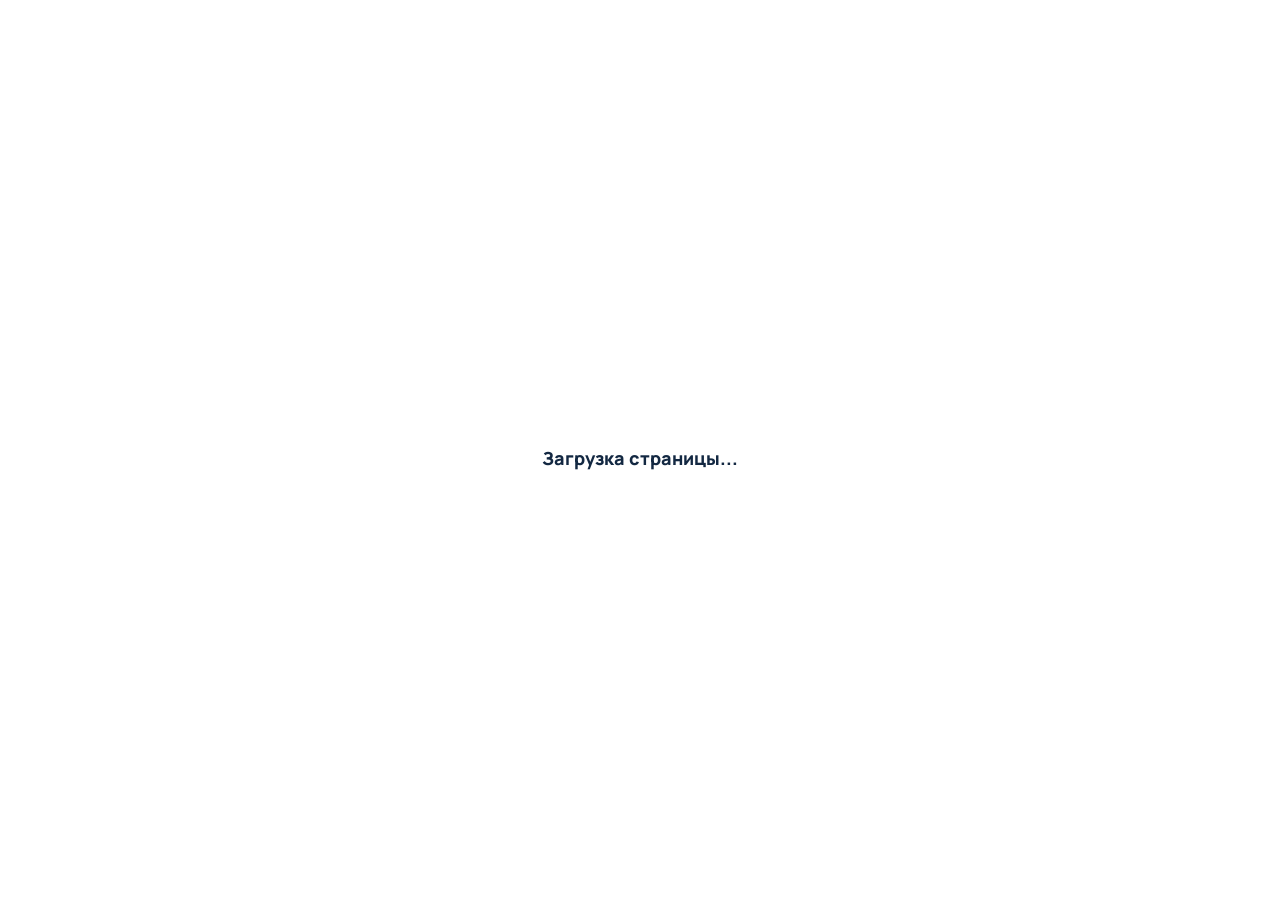
<file: about.html>
<!doctype html>
<html lang="ru">
<head>
  <meta charset="utf-8" />
  <meta name="viewport" content="width=device-width, initial-scale=1" />
  <!-- Yandex.Metrika counter -->
  <script type="text/javascript">
    (function(m,e,t,r,i,k,a){
        m[i]=m[i]||function(){(m[i].a=m[i].a||[]).push(arguments)};
        m[i].l=1*new Date();
        for (var j = 0; j < document.scripts.length; j++) {if (document.scripts[j].src === r) { return; }}
        k=e.createElement(t),a=e.getElementsByTagName(t)[0],k.async=1,k.src=r,a.parentNode.insertBefore(k,a)
    })(window, document,'script','https://mc.yandex.ru/metrika/tag.js?id=109290984', 'ym');

    ym(109290984, 'init', {ssr:true, webvisor:true, clickmap:true, ecommerce:"dataLayer", referrer: document.referrer, url: location.href, accurateTrackBounce:true, trackLinks:true});
  </script>
  <!-- /Yandex.Metrika counter -->
  <!-- Top.Mail.Ru counter -->
  <script type="text/javascript">
  var _tmr = window._tmr || (window._tmr = []);
  _tmr.push({id: "3767299", type: "pageView", start: (new Date()).getTime()});
  (function (d, w, id) {
    if (d.getElementById(id)) return;
    var ts = d.createElement("script"); ts.type = "text/javascript"; ts.async = true; ts.id = id;
    ts.src = "https://top-fwz1.mail.ru/js/code.js";
    var f = function () {var s = d.getElementsByTagName("script")[0]; s.parentNode.insertBefore(ts, s);};
    if (w.opera == "[object Opera]") { d.addEventListener("DOMContentLoaded", f, false); } else { f(); }
  })(document, window, "tmr-code");
  </script>
  <!-- /Top.Mail.Ru counter -->
  <title>Обо мне — Живой маркетинг: JTBD, CJM и AI</title>
  <meta name="description" content="Практика Родиона Бокия, на которой построен курс Живой маркетинг: JTBD, CJM и AI." />
  <meta property="og:title" content="Обо мне — Живой маркетинг" />
  <meta property="og:description" content="Практика Родиона Бокия: экспорт, промышленность, JTBD, CJM и AI в маркетинге." />
  <meta property="og:type" content="website" />
  <link rel="preconnect" href="https://fonts.googleapis.com" />
  <link rel="preconnect" href="https://fonts.gstatic.com" crossorigin />
  <link rel="preconnect" href="https://live-marketing.vercel.app" crossorigin />
  <link href="https://fonts.googleapis.com/css2?family=Manrope:wght@400;500;600;700;800;900&amp;family=Source+Serif+4:opsz,wght@8..60,500;8..60,600;8..60,700&amp;display=swap" rel="stylesheet" />
  <link rel="stylesheet" href="https://live-marketing.vercel.app/assets/about-page.css?v=20260521-final-shell" />
  <style>.shell-loading{min-height:100svh;display:grid;place-items:center;margin:0;color:#132842;font:800 18px Manrope,-apple-system,BlinkMacSystemFont,"Segoe UI",sans-serif}</style>
</head>
<body>
  <noscript><div><img src="https://mc.yandex.ru/watch/109290984" style="position:absolute; left:-9999px;" alt="" /></div></noscript>
  <noscript><div><img src="https://top-fwz1.mail.ru/counter?id=3767299;js=na" style="position:absolute;left:-9999px;" alt="Top.Mail.Ru" /></div></noscript>
  <main class="shell-loading" aria-live="polite">Загрузка страницы...</main>
  <noscript>Для открытия страницы включите JavaScript.</noscript>
  <script src="https://live-marketing.vercel.app/assets/about-page.js?v=20260521-final-shell" defer></script>
</body>
</html>
</file>
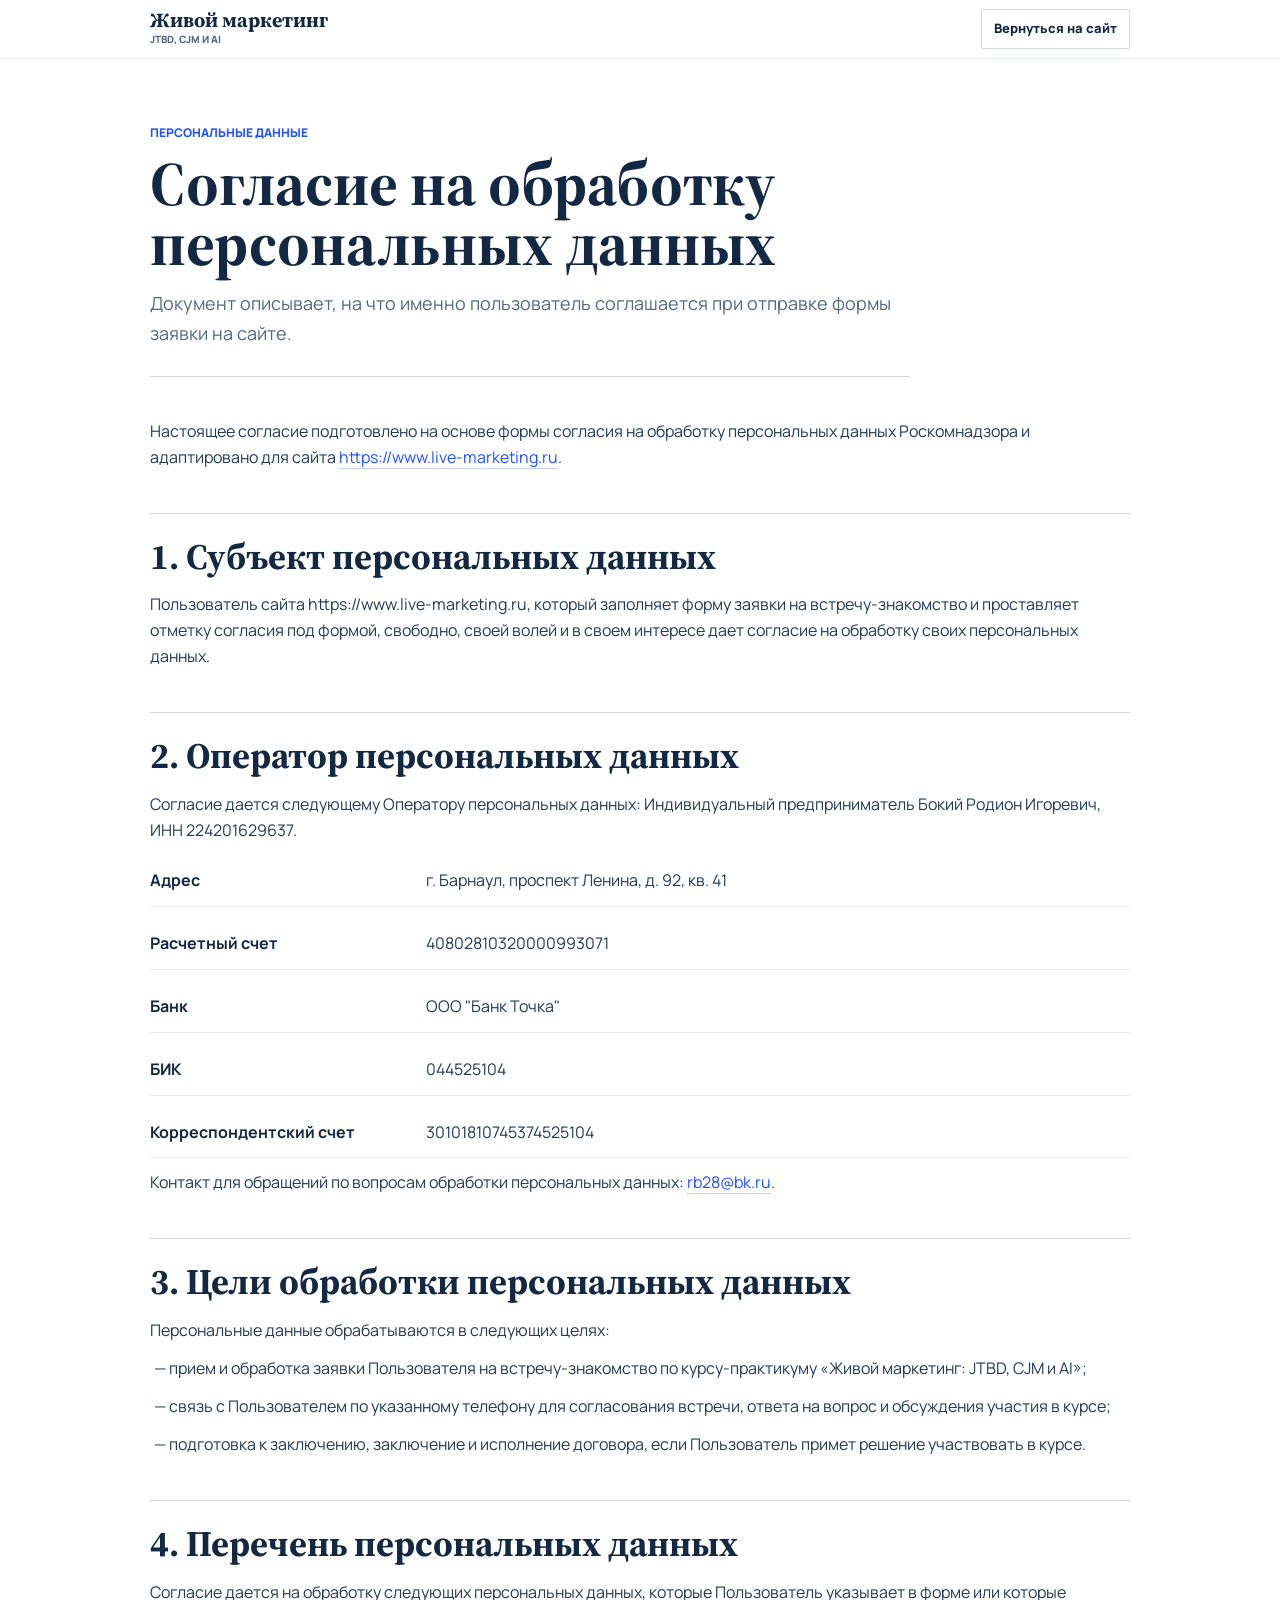
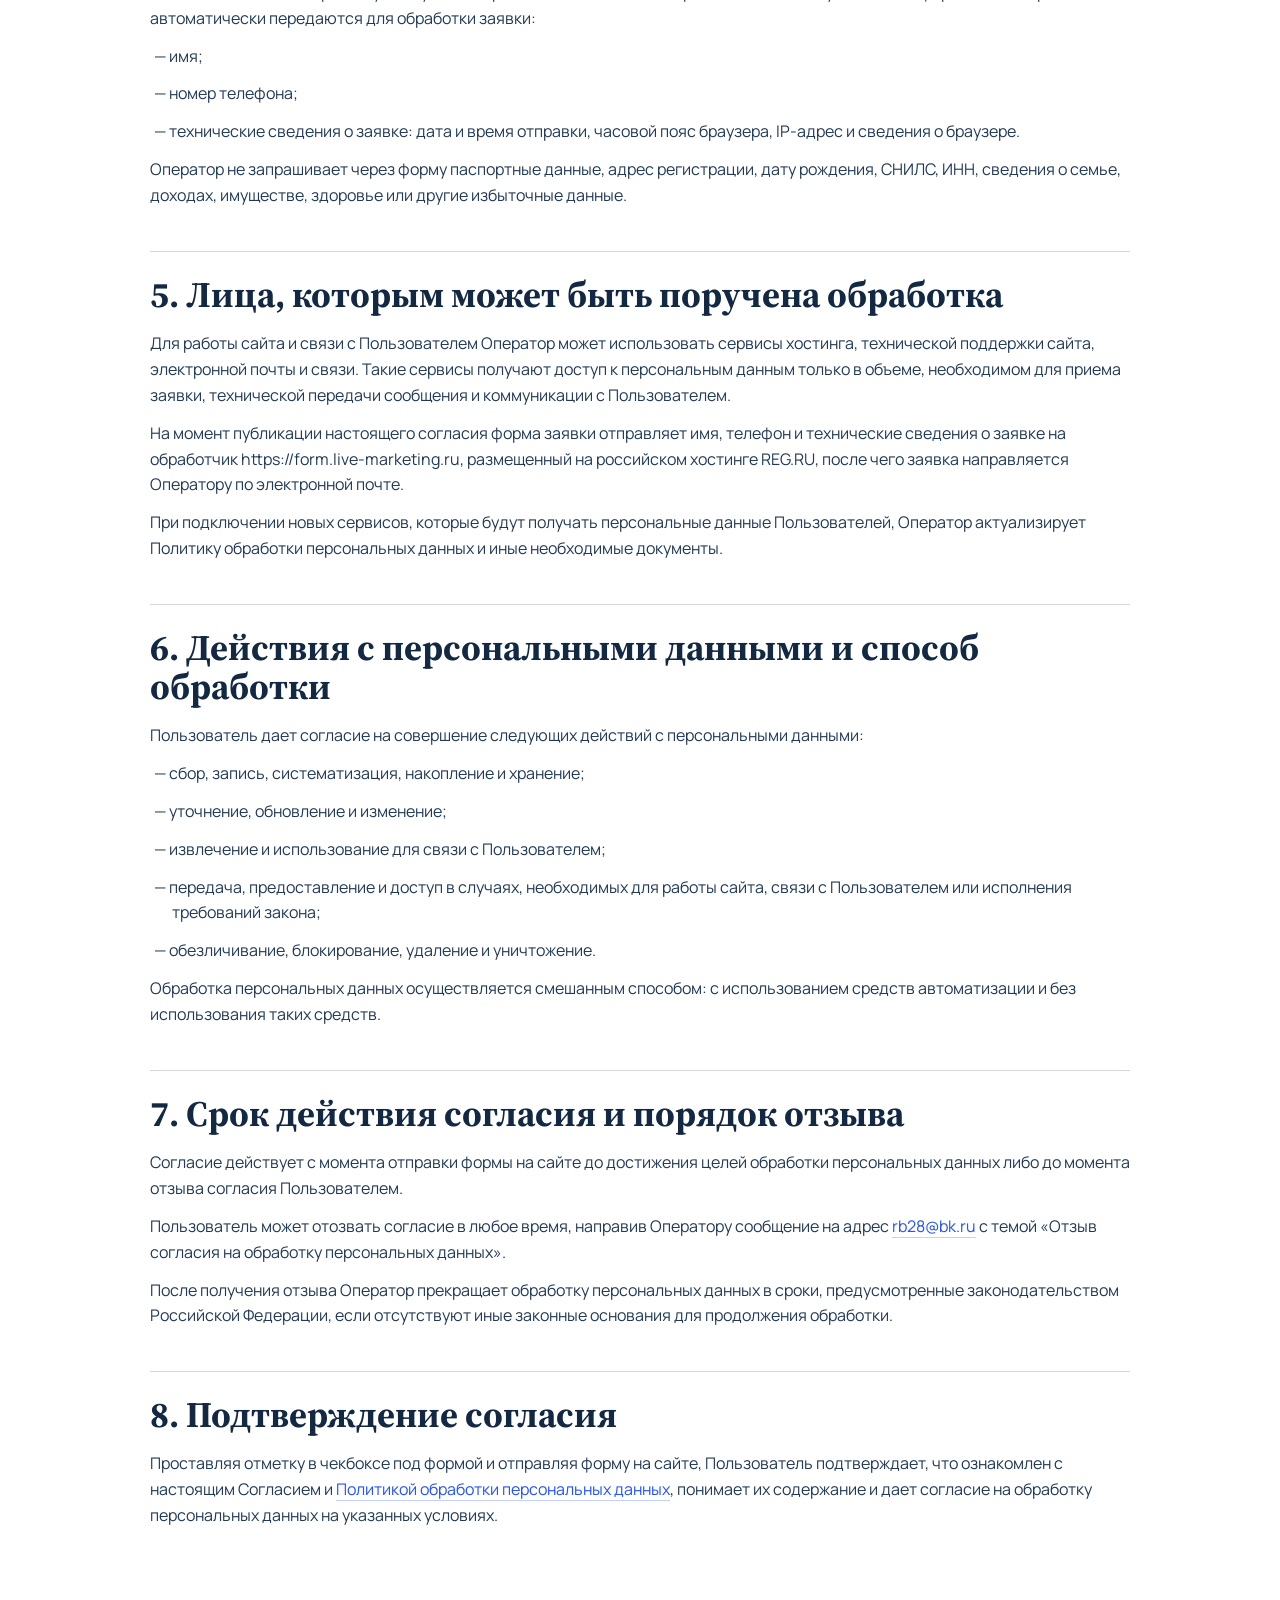
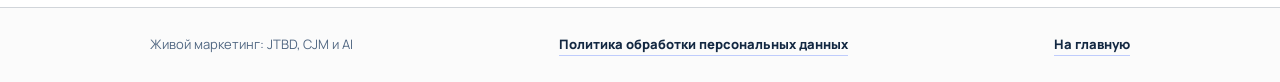
<file: consent.html>
<!doctype html>
<html lang="ru">
  <head>
    <meta charset="utf-8" />
    <meta name="viewport" content="width=device-width, initial-scale=1" />
    <!-- Yandex.Metrika counter -->
    <script type="text/javascript">
      (function(m,e,t,r,i,k,a){
          m[i]=m[i]||function(){(m[i].a=m[i].a||[]).push(arguments)};
          m[i].l=1*new Date();
          for (var j = 0; j < document.scripts.length; j++) {if (document.scripts[j].src === r) { return; }}
          k=e.createElement(t),a=e.getElementsByTagName(t)[0],k.async=1,k.src=r,a.parentNode.insertBefore(k,a)
      })(window, document,'script','https://mc.yandex.ru/metrika/tag.js?id=109290984', 'ym');

      ym(109290984, 'init', {ssr:true, webvisor:true, clickmap:true, ecommerce:"dataLayer", referrer: document.referrer, url: location.href, accurateTrackBounce:true, trackLinks:true});
    </script>
    <!-- /Yandex.Metrika counter -->
    <!-- Top.Mail.Ru counter -->
    <script type="text/javascript">
    var _tmr = window._tmr || (window._tmr = []);
    _tmr.push({id: "3767299", type: "pageView", start: (new Date()).getTime()});
    (function (d, w, id) {
      if (d.getElementById(id)) return;
      var ts = d.createElement("script"); ts.type = "text/javascript"; ts.async = true; ts.id = id;
      ts.src = "https://top-fwz1.mail.ru/js/code.js";
      var f = function () {var s = d.getElementsByTagName("script")[0]; s.parentNode.insertBefore(ts, s);};
      if (w.opera == "[object Opera]") { d.addEventListener("DOMContentLoaded", f, false); } else { f(); }
    })(document, window, "tmr-code");
    </script>
    <!-- /Top.Mail.Ru counter -->
    <title>Согласие на обработку персональных данных | Живой маркетинг</title>
    <meta name="description" content="Согласие на обработку персональных данных для формы заявки сайта Живой маркетинг." />
    <link rel="canonical" href="https://www.live-marketing.ru/consent" />
    <style>
      @import url("https://fonts.googleapis.com/css2?family=Manrope:wght@400;500;600;700;800;900&family=Source+Serif+4:opsz,wght@8..60,500;8..60,600;8..60,700&display=swap");

      :root {
        --paper: #ffffff;
        --paper-soft: #fbfbfb;
        --ink: #132842;
        --muted: #526883;
        --accent: #2452ff;
        --line: rgba(19, 40, 66, 0.18);
        --max: 980px;
        --ease: cubic-bezier(0.23, 1, 0.32, 1);
      }

      * { box-sizing: border-box; }

      html {
        color: var(--ink);
        background: var(--paper);
        scroll-behavior: smooth;
      }

      body {
        margin: 0;
        min-width: 320px;
        background: var(--paper);
        color: var(--ink);
        font-family: "Manrope", sans-serif;
        line-height: 1.62;
        letter-spacing: 0;
      }

      a {
        color: var(--accent);
        text-decoration: none;
        border-bottom: 1px solid rgba(36, 82, 255, 0.28);
      }

      a:hover,
      a:focus-visible {
        border-bottom-color: currentColor;
        outline: none;
      }

      .topbar {
        position: sticky;
        top: 0;
        z-index: 10;
        border-bottom: 1px solid rgba(19, 40, 66, 0.09);
        background: rgba(255, 255, 255, 0.94);
      }

      .topbar-inner,
      .page,
      .footer-inner {
        width: min(var(--max), calc(100% - 40px));
        margin: 0 auto;
      }

      .topbar-inner {
        min-height: 58px;
        display: flex;
        align-items: center;
        justify-content: space-between;
        gap: 20px;
      }

      .brand {
        border: 0;
        color: var(--ink);
        display: grid;
        gap: 1px;
      }

      .brand strong {
        font-family: "Source Serif 4", Georgia, serif;
        font-size: 20px;
        line-height: 1;
        font-weight: 700;
      }

      .brand span {
        color: var(--muted);
        font-size: 10px;
        font-weight: 800;
        text-transform: uppercase;
      }

      .back-link {
        min-height: 38px;
        display: inline-flex;
        align-items: center;
        justify-content: center;
        padding: 8px 12px;
        border: 1px solid var(--line);
        border-radius: 2px;
        color: var(--ink);
        font-size: 13px;
        font-weight: 800;
        transition: border-color 160ms var(--ease), color 160ms var(--ease);
      }

      .back-link:hover,
      .back-link:focus-visible {
        border-color: var(--accent);
        color: var(--accent);
      }

      .page {
        padding: 64px 0 78px;
      }

      .document-head {
        max-width: 760px;
        padding-bottom: 28px;
        border-bottom: 1px solid var(--line);
      }

      .eyebrow {
        color: var(--accent);
        font-size: 12px;
        font-weight: 900;
        letter-spacing: 0;
        text-transform: uppercase;
      }

      h1 {
        margin: 12px 0 16px;
        font-family: "Source Serif 4", Georgia, serif;
        font-size: clamp(34px, 5vw, 62px);
        line-height: 0.96;
        font-weight: 700;
      }

      .lead {
        margin: 0;
        color: var(--muted);
        font-size: 18px;
      }

      .policy-document {
        margin-top: 42px;
        display: grid;
        gap: 12px;
      }

      .policy-document h1 {
        display: none;
      }

      .policy-document h2 {
        margin: 30px 0 4px;
        padding-top: 24px;
        border-top: 1px solid var(--line);
        font-family: "Source Serif 4", Georgia, serif;
        font-size: clamp(25px, 3vw, 36px);
        line-height: 1.08;
      }

      .policy-document p {
        margin: 0;
        color: #223a56;
        font-size: 16px;
      }

      .policy-document .numbered {
        color: var(--ink);
      }

      .policy-document .dash {
        padding-left: 22px;
        text-indent: -18px;
      }

      .data-row {
        display: grid;
        grid-template-columns: minmax(180px, 260px) 1fr;
        gap: 16px;
        padding: 12px 0;
        border-bottom: 1px solid rgba(19, 40, 66, 0.1);
      }

      .data-row strong {
        color: var(--ink);
      }

      .data-subrow {
        padding-left: 276px;
      }

      .site-footer {
        border-top: 1px solid var(--line);
        background: var(--paper-soft);
      }

      .footer-inner {
        min-height: 74px;
        display: flex;
        align-items: center;
        justify-content: space-between;
        gap: 18px;
        color: var(--muted);
        font-size: 13px;
      }

      .footer-inner a {
        color: var(--ink);
        font-weight: 800;
      }

      @media (max-width: 720px) {
        .topbar-inner,
        .page,
        .footer-inner {
          width: min(var(--max), calc(100% - 28px));
        }

        .topbar-inner,
        .footer-inner {
          align-items: flex-start;
          flex-direction: column;
          justify-content: center;
          padding: 14px 0;
        }

        .page {
          padding: 42px 0 58px;
        }

        .lead {
          font-size: 16px;
        }

        .data-row {
          grid-template-columns: 1fr;
          gap: 4px;
        }

        .data-subrow {
          padding-left: 0;
        }
      }
    </style>
  </head>
  <body>
    <noscript><div><img src="https://mc.yandex.ru/watch/109290984" style="position:absolute; left:-9999px;" alt="" /></div></noscript>
    <noscript><div><img src="https://top-fwz1.mail.ru/counter?id=3767299;js=na" style="position:absolute;left:-9999px;" alt="Top.Mail.Ru" /></div></noscript>
    <header class="topbar">
      <div class="topbar-inner">
        <a class="brand" href="/">
          <strong>Живой маркетинг</strong>
          <span>JTBD, CJM и AI</span>
        </a>
        <a class="back-link" href="/">Вернуться на сайт</a>
      </div>
    </header>

    <main class="page">
      <header class="document-head">
        <div class="eyebrow">Персональные данные</div>
        <h1>Согласие на обработку персональных данных</h1>
        <p class="lead">Документ описывает, на что именно пользователь соглашается при отправке формы заявки на сайте.</p>
      </header>

      <article class="policy-document">
        <h1>Согласие на обработку персональных данных</h1>
        <p>Настоящее согласие подготовлено на основе формы согласия на обработку персональных данных Роскомнадзора и адаптировано для сайта <a href="/">https://www.live-marketing.ru</a>.</p>

        <h2>1. Субъект персональных данных</h2>
        <p>Пользователь сайта https://www.live-marketing.ru, который заполняет форму заявки на встречу-знакомство и проставляет отметку согласия под формой, свободно, своей волей и в своем интересе дает согласие на обработку своих персональных данных.</p>

        <h2>2. Оператор персональных данных</h2>
        <p>Согласие дается следующему Оператору персональных данных: Индивидуальный предприниматель Бокий Родион Игоревич, ИНН 224201629637.</p>
        <p class="data-row"><strong>Адрес</strong> <span>г. Барнаул, проспект Ленина, д. 92, кв. 41</span></p>
        <p class="data-row"><strong>Расчетный счет</strong> <span>40802810320000993071</span></p>
        <p class="data-row"><strong>Банк</strong> <span>ООО "Банк Точка"</span></p>
        <p class="data-row"><strong>БИК</strong> <span>044525104</span></p>
        <p class="data-row"><strong>Корреспондентский счет</strong> <span>30101810745374525104</span></p>
        <p>Контакт для обращений по вопросам обработки персональных данных: <a href="mailto:rb28@bk.ru">rb28@bk.ru</a>.</p>

        <h2>3. Цели обработки персональных данных</h2>
        <p>Персональные данные обрабатываются в следующих целях:</p>
        <p class="dash">— прием и обработка заявки Пользователя на встречу-знакомство по курсу-практикуму «Живой маркетинг: JTBD, CJM и AI»;</p>
        <p class="dash">— связь с Пользователем по указанному телефону для согласования встречи, ответа на вопрос и обсуждения участия в курсе;</p>
        <p class="dash">— подготовка к заключению, заключение и исполнение договора, если Пользователь примет решение участвовать в курсе.</p>

        <h2>4. Перечень персональных данных</h2>
        <p>Согласие дается на обработку следующих персональных данных, которые Пользователь указывает в форме или которые автоматически передаются для обработки заявки:</p>
        <p class="dash">— имя;</p>
        <p class="dash">— номер телефона;</p>
        <p class="dash">— технические сведения о заявке: дата и время отправки, часовой пояс браузера, IP-адрес и сведения о браузере.</p>
        <p>Оператор не запрашивает через форму паспортные данные, адрес регистрации, дату рождения, СНИЛС, ИНН, сведения о семье, доходах, имуществе, здоровье или другие избыточные данные.</p>

        <h2>5. Лица, которым может быть поручена обработка</h2>
        <p>Для работы сайта и связи с Пользователем Оператор может использовать сервисы хостинга, технической поддержки сайта, электронной почты и связи. Такие сервисы получают доступ к персональным данным только в объеме, необходимом для приема заявки, технической передачи сообщения и коммуникации с Пользователем.</p>
        <p>На момент публикации настоящего согласия форма заявки отправляет имя, телефон и технические сведения о заявке на обработчик https://form.live-marketing.ru, размещенный на российском хостинге REG.RU, после чего заявка направляется Оператору по электронной почте.</p>
        <p>При подключении новых сервисов, которые будут получать персональные данные Пользователей, Оператор актуализирует Политику обработки персональных данных и иные необходимые документы.</p>

        <h2>6. Действия с персональными данными и способ обработки</h2>
        <p>Пользователь дает согласие на совершение следующих действий с персональными данными:</p>
        <p class="dash">— сбор, запись, систематизация, накопление и хранение;</p>
        <p class="dash">— уточнение, обновление и изменение;</p>
        <p class="dash">— извлечение и использование для связи с Пользователем;</p>
        <p class="dash">— передача, предоставление и доступ в случаях, необходимых для работы сайта, связи с Пользователем или исполнения требований закона;</p>
        <p class="dash">— обезличивание, блокирование, удаление и уничтожение.</p>
        <p>Обработка персональных данных осуществляется смешанным способом: с использованием средств автоматизации и без использования таких средств.</p>

        <h2>7. Срок действия согласия и порядок отзыва</h2>
        <p>Согласие действует с момента отправки формы на сайте до достижения целей обработки персональных данных либо до момента отзыва согласия Пользователем.</p>
        <p>Пользователь может отозвать согласие в любое время, направив Оператору сообщение на адрес <a href="mailto:rb28@bk.ru">rb28@bk.ru</a> с темой «Отзыв согласия на обработку персональных данных».</p>
        <p>После получения отзыва Оператор прекращает обработку персональных данных в сроки, предусмотренные законодательством Российской Федерации, если отсутствуют иные законные основания для продолжения обработки.</p>

        <h2>8. Подтверждение согласия</h2>
        <p>Проставляя отметку в чекбоксе под формой и отправляя форму на сайте, Пользователь подтверждает, что ознакомлен с настоящим Согласием и <a href="/privacy">Политикой обработки персональных данных</a>, понимает их содержание и дает согласие на обработку персональных данных на указанных условиях.</p>

      </article>
    </main>

    <footer class="site-footer">
      <div class="footer-inner">
        <span>Живой маркетинг: JTBD, CJM и AI</span>
        <a href="/privacy">Политика обработки персональных данных</a>
        <a href="/">На главную</a>
      </div>
    </footer>
  </body>
</html>
</file>
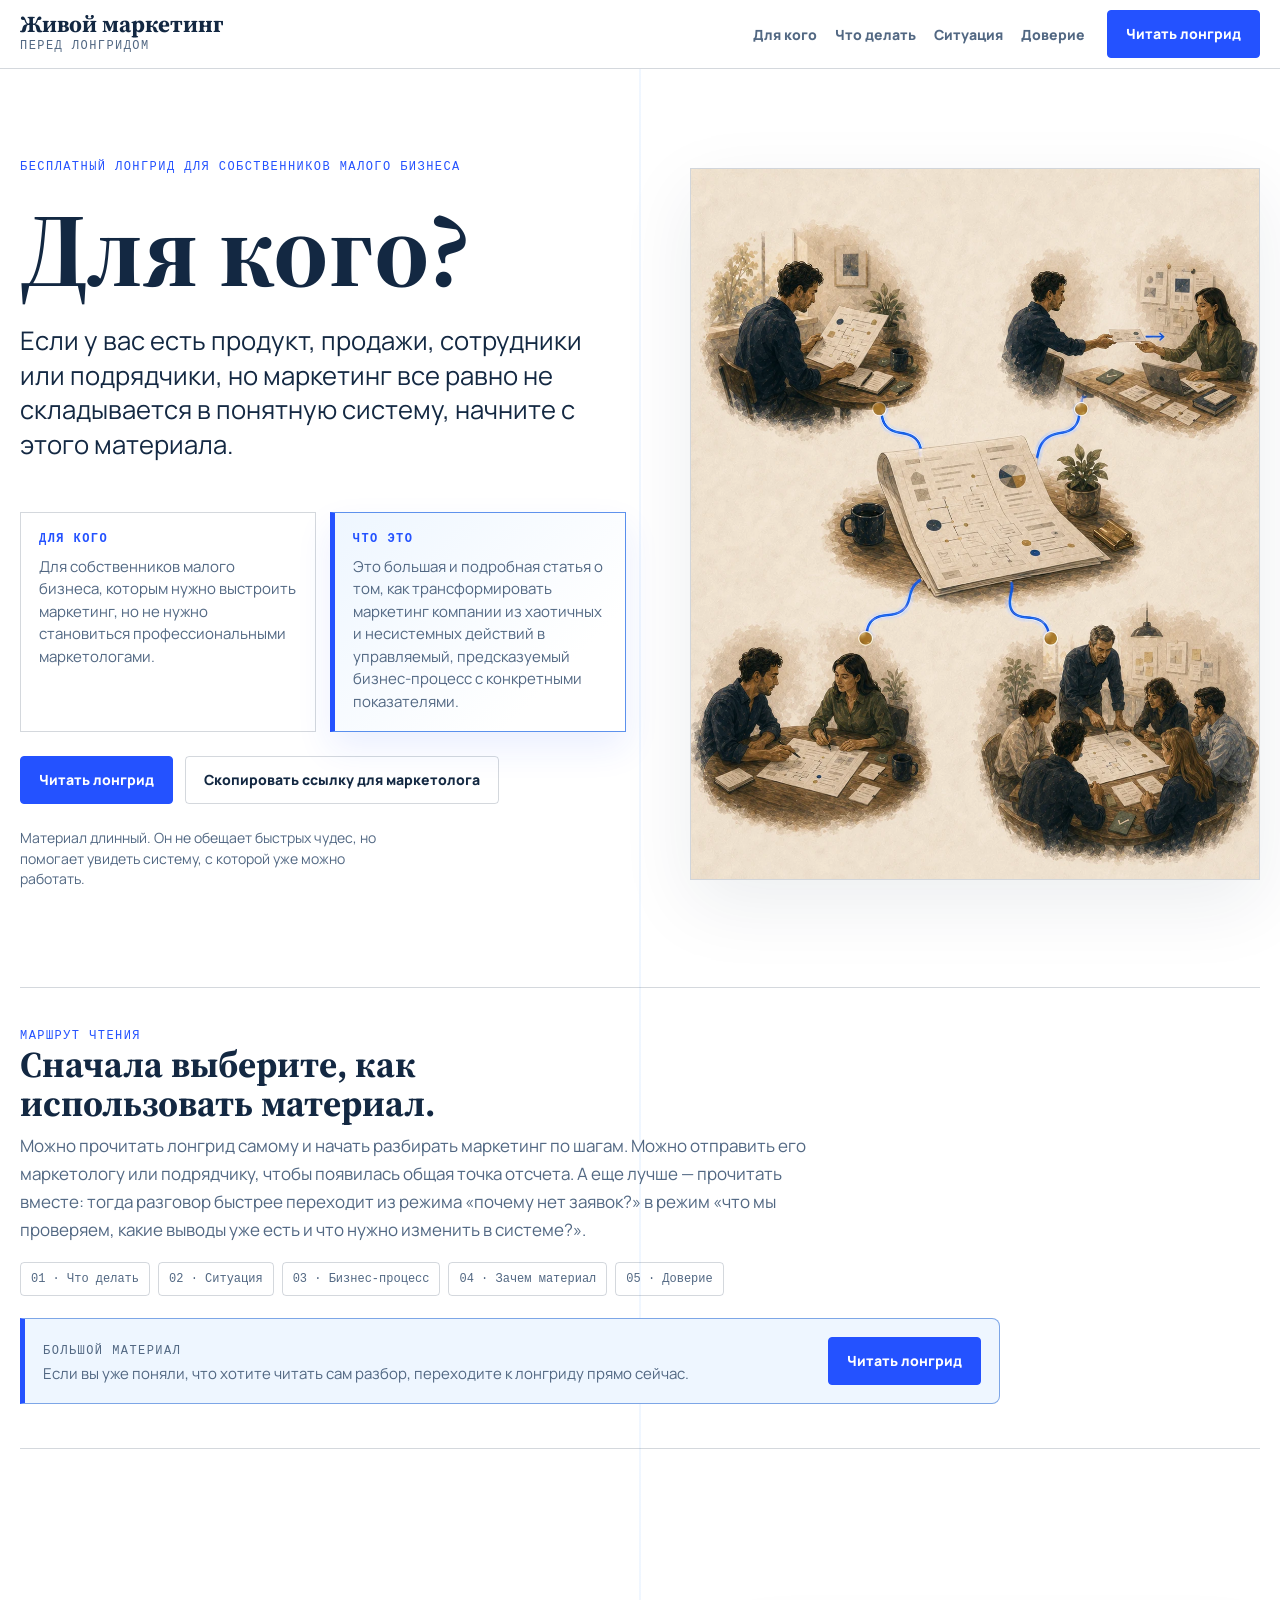
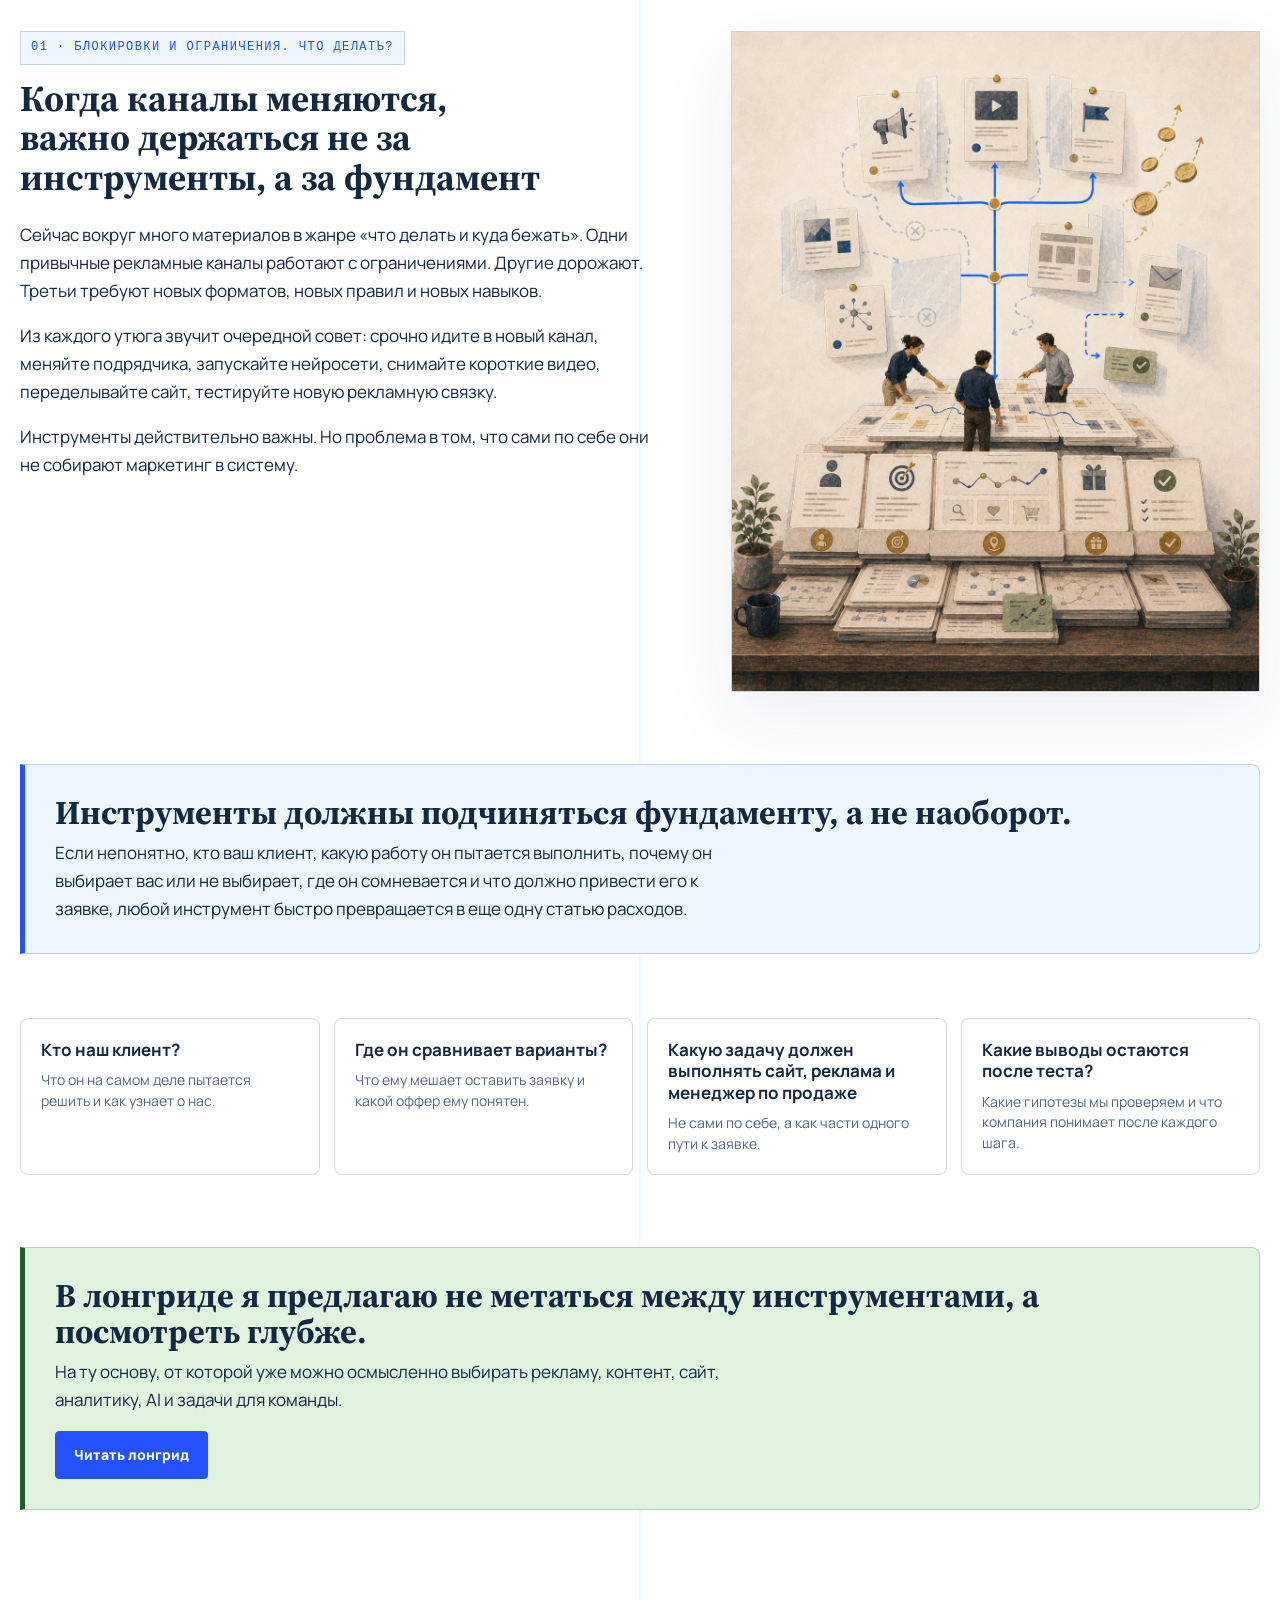
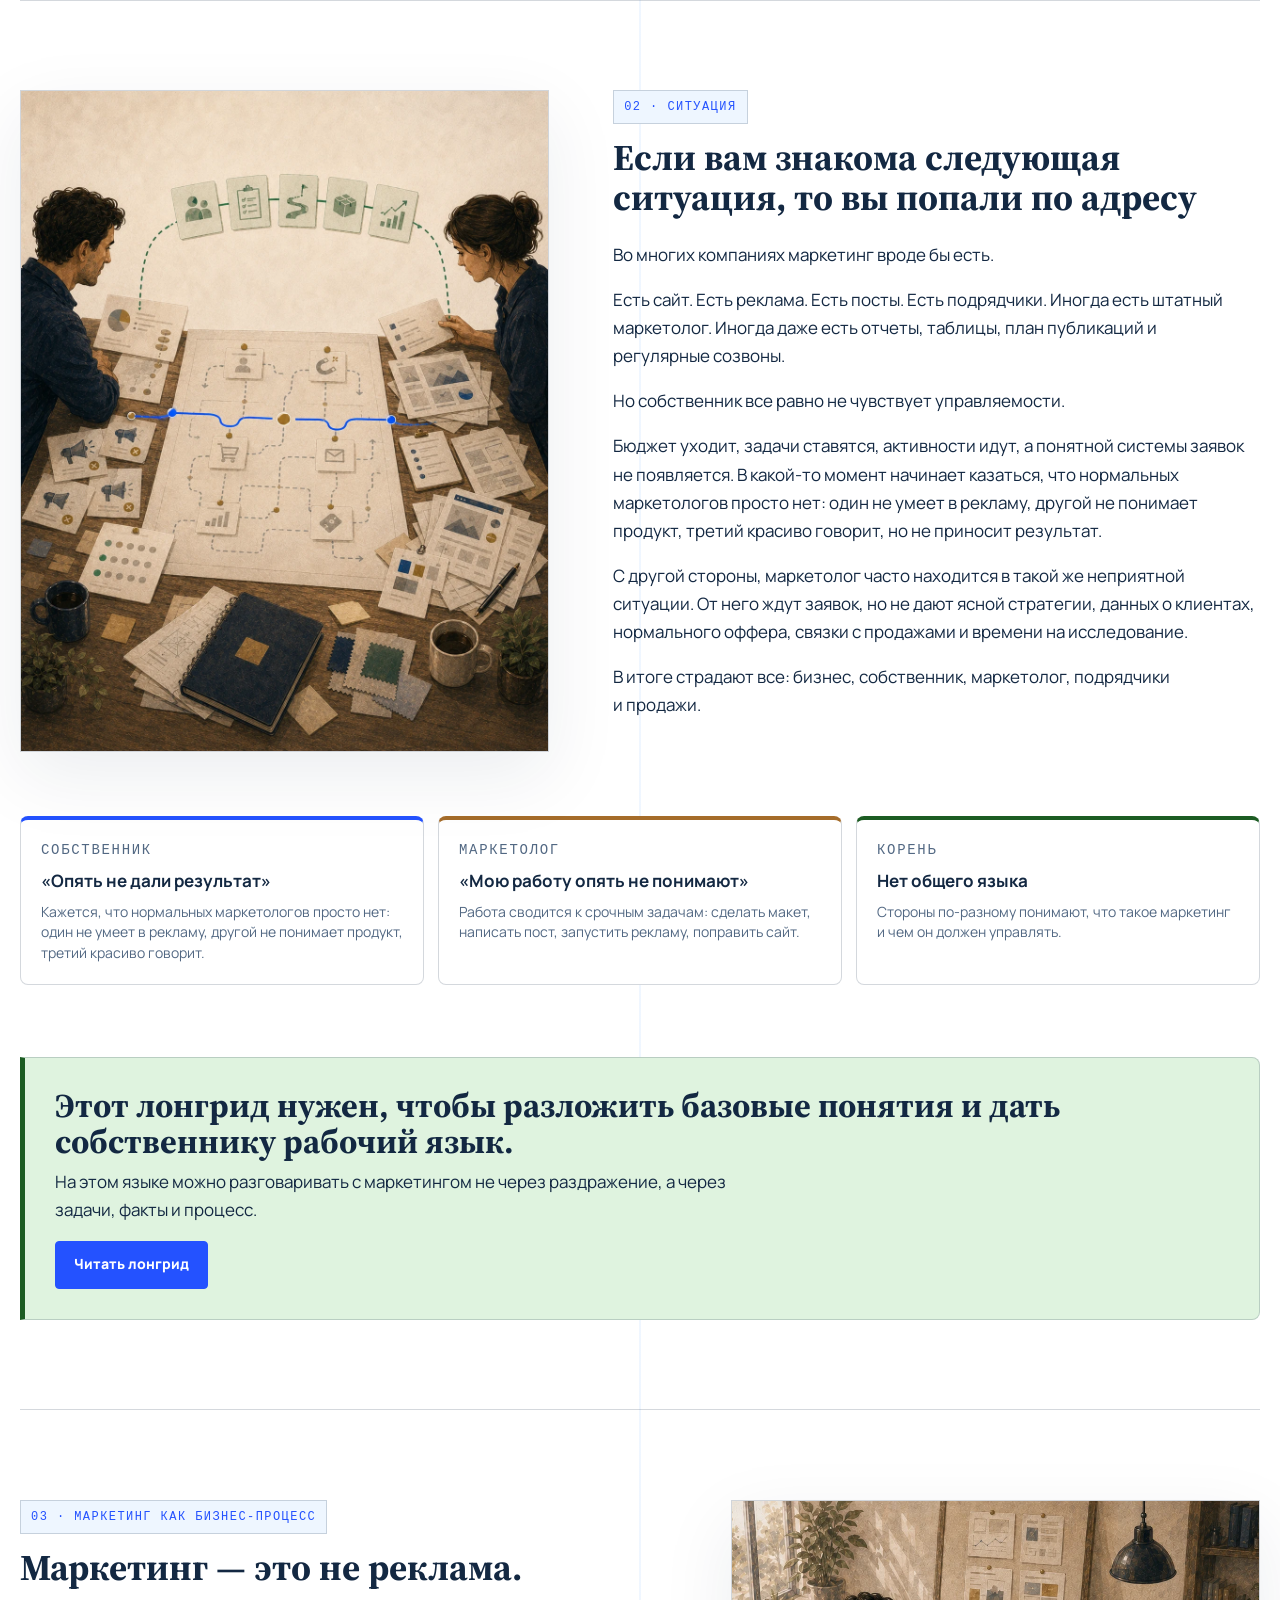
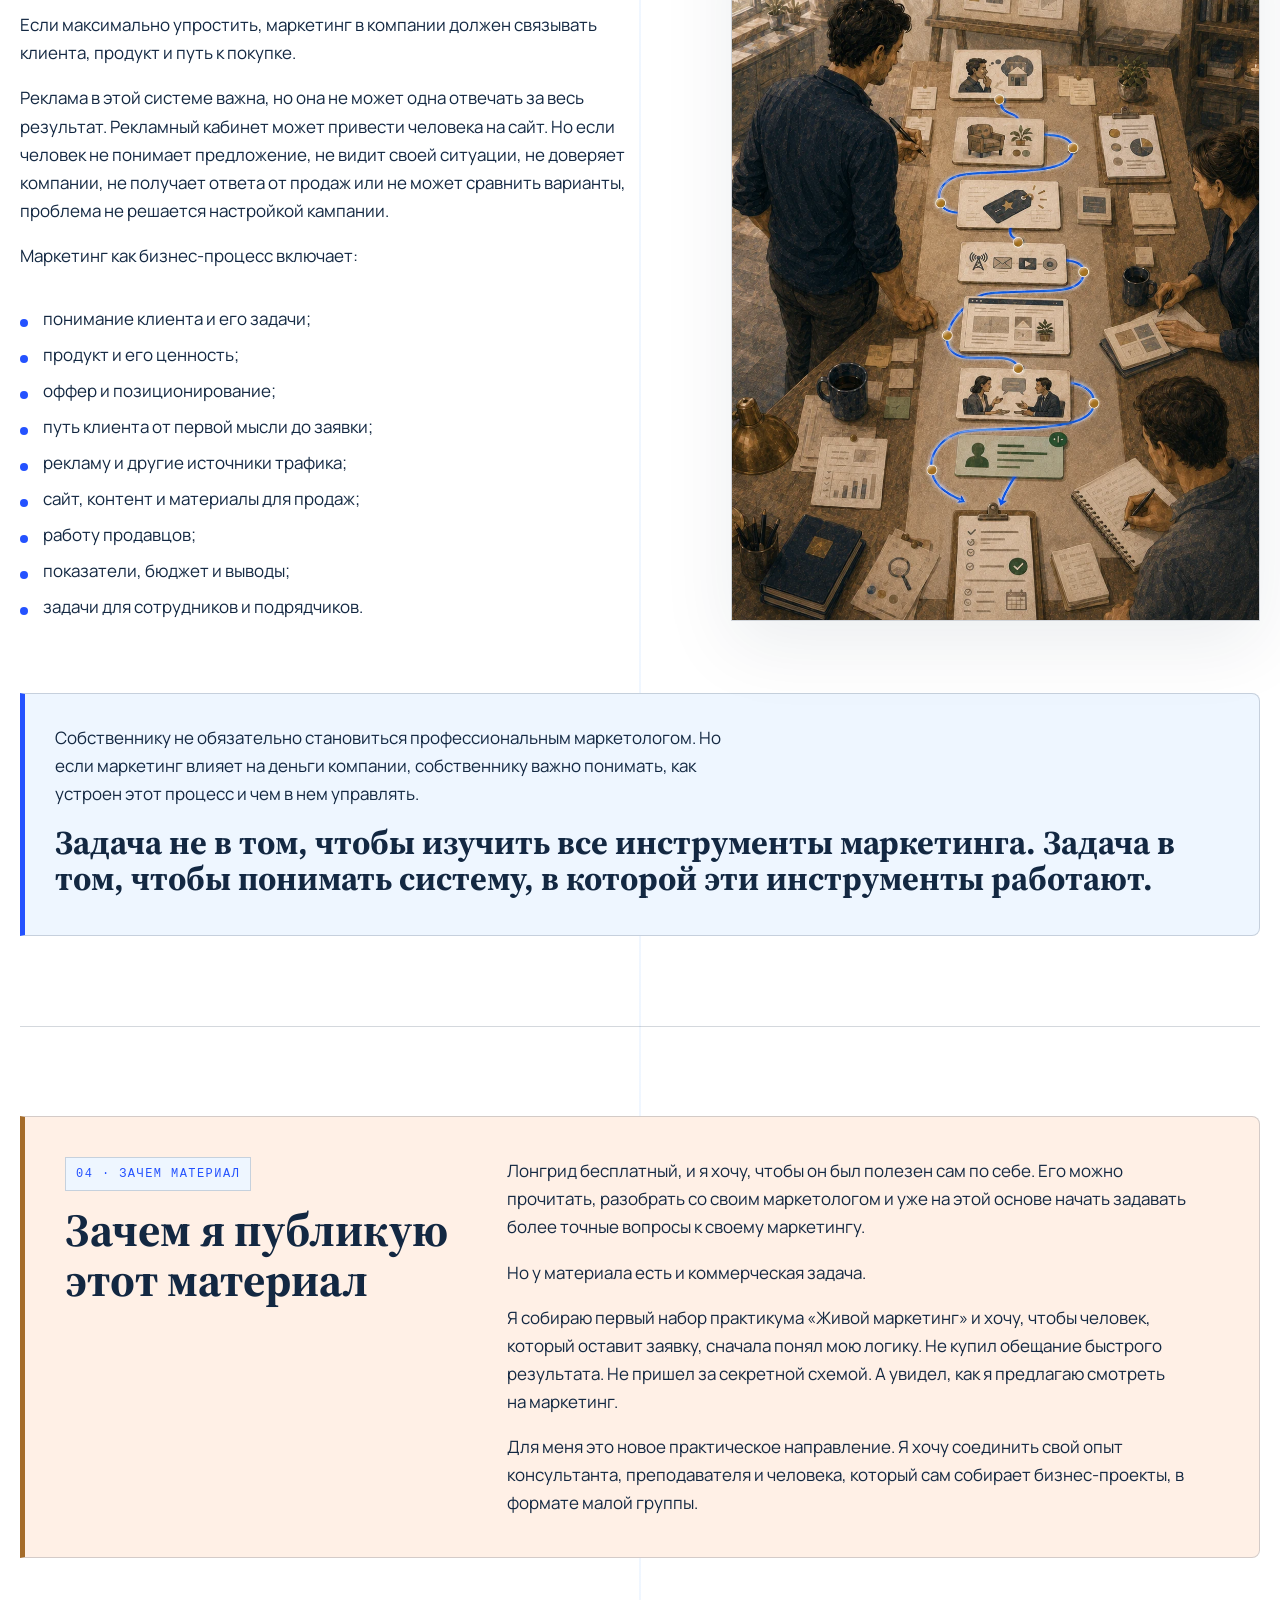
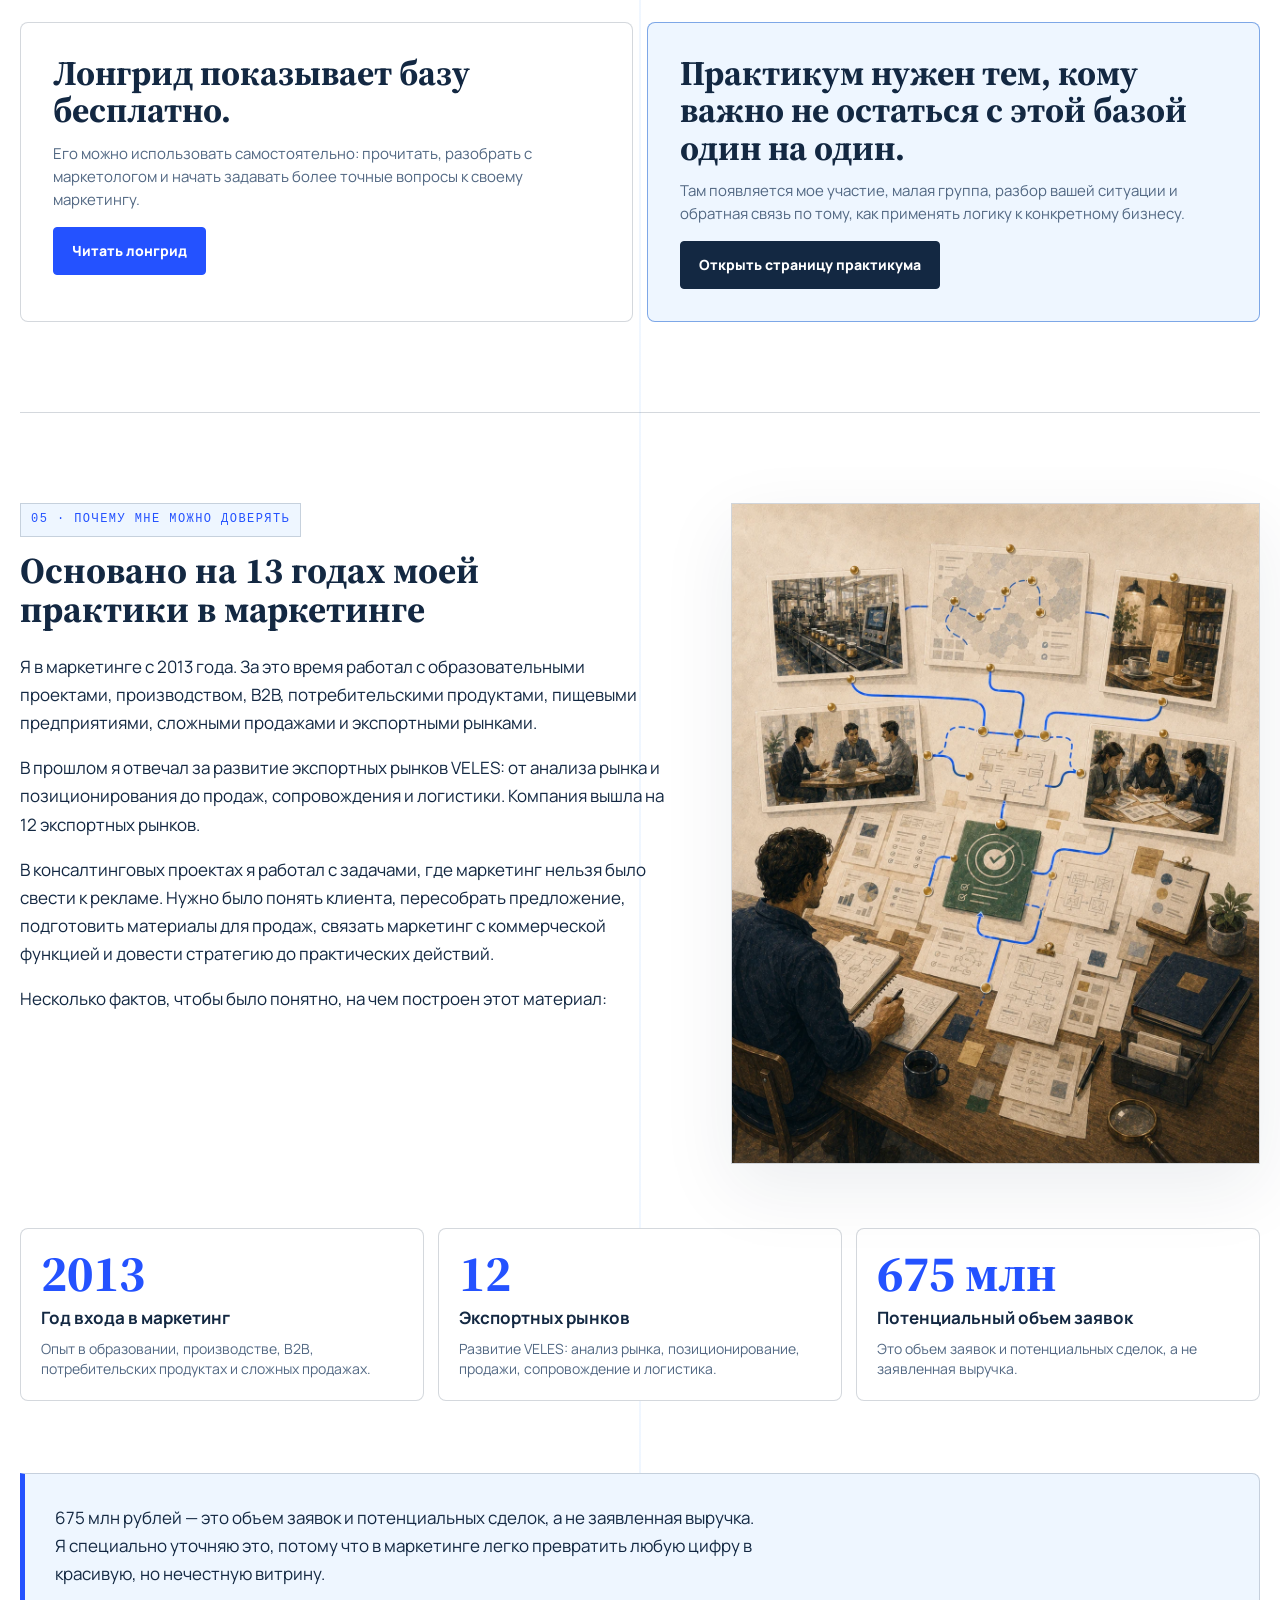
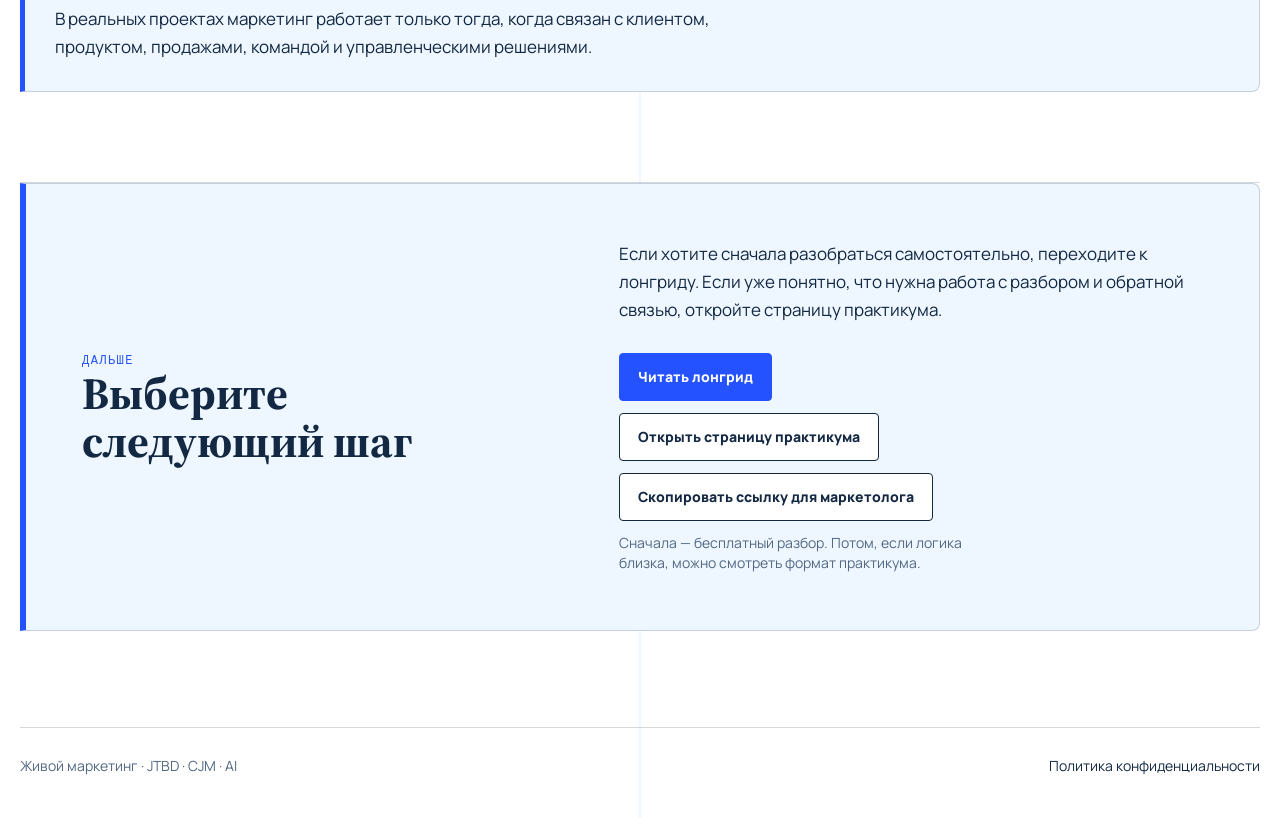
<file: entrepreneurs-start.html>
<!doctype html>
<html lang="ru">
  <head>
    <meta charset="utf-8" />
    <meta name="viewport" content="width=device-width, initial-scale=1" />
    <!-- Yandex.Metrika counter -->
    <script type="text/javascript">
      (function(m,e,t,r,i,k,a){
          m[i]=m[i]||function(){(m[i].a=m[i].a||[]).push(arguments)};
          m[i].l=1*new Date();
          for (var j = 0; j < document.scripts.length; j++) {if (document.scripts[j].src === r) { return; }}
          k=e.createElement(t),a=e.getElementsByTagName(t)[0],k.async=1,k.src=r,a.parentNode.insertBefore(k,a)
      })(window, document,'script','https://mc.yandex.ru/metrika/tag.js?id=109290984', 'ym');

      ym(109290984, 'init', {ssr:true, webvisor:true, clickmap:true, ecommerce:"dataLayer", referrer: document.referrer, url: location.href, accurateTrackBounce:true, trackLinks:true});
    </script>
    <!-- /Yandex.Metrika counter -->
    <!-- Top.Mail.Ru counter -->
    <script type="text/javascript">
    (function (w) {
      var storageKey = "liveMarketingVisitorId";
      var visitorId = "";

      try {
        visitorId = w.localStorage.getItem(storageKey);
        if (!visitorId) {
          if (w.crypto && typeof w.crypto.randomUUID === "function") {
            visitorId = w.crypto.randomUUID();
          } else {
            visitorId = "lm-" + Date.now().toString(36) + "-" + Math.random().toString(36).slice(2, 12);
          }
          w.localStorage.setItem(storageKey, visitorId);
        }
      } catch (error) {
        visitorId = "lm-session-" + Date.now().toString(36) + "-" + Math.random().toString(36).slice(2, 12);
      }

      var _tmr = w._tmr || (w._tmr = []);
      _tmr.push({id: "3767299", type: "pageView", start: (new Date()).getTime(), pid: visitorId});
    })(window);
    (function (d, w, id) {
      if (d.getElementById(id)) return;
      var ts = d.createElement("script"); ts.type = "text/javascript"; ts.async = true; ts.id = id;
      ts.src = "https://top-fwz1.mail.ru/js/code.js";
      var f = function () {var s = d.getElementsByTagName("script")[0]; s.parentNode.insertBefore(ts, s);};
      if (w.opera == "[object Opera]") { d.addEventListener("DOMContentLoaded", f, false); } else { f(); }
    })(document, window, "tmr-code");
    </script>
    <!-- /Top.Mail.Ru counter -->
    <title>Для кого лонгрид о маркетинге как системе | Живой маркетинг</title>
    <meta name="description" content="Бесплатный лонгрид для собственников малого бизнеса о том, как смотреть на маркетинг как на систему: клиент, путь к заявке, реклама, продажи, задачи команде и выводы." />
    <meta property="og:title" content="Для кого лонгрид о маркетинге как системе" />
    <meta property="og:description" content="Вход в большой разбор для собственников малого бизнеса: как смотреть на маркетинг как на бизнес-процесс, а не как на набор рекламных действий." />
    <meta property="og:type" content="website" />
    <link rel="preconnect" href="https://fonts.googleapis.com">
    <link rel="preconnect" href="https://fonts.gstatic.com" crossorigin>
    <link href="https://fonts.googleapis.com/css2?family=Manrope:wght@400;500;600;700;800;900&family=Source+Serif+4:opsz,wght@8..60,500;8..60,600;8..60,700&display=swap" rel="stylesheet">
    <style>
      :root {
        --bg: oklch(100% 0 89.9);
        --surface: oklch(98.8% 0 89.9);
        --fg: #132842;
        --muted: #526883;
        --border: rgba(19, 40, 66, 0.18);
        --accent: #2452ff;
        --blue-soft: #b9d8ff;
        --blue-wash: oklch(97% 0.015 251.2);
        --copper: oklch(58% 0.108 66);
        --copper-soft: oklch(94.6% 0.036 73);
        --green: oklch(42% 0.11 145);
        --green-soft: oklch(94.4% 0.034 145.3);
        --gray-soft: oklch(95.1% 0.003 17.2);
        --shadow: 0 24px 70px oklch(27.4% 0.056 254.7 / 0.08);
        --font-display: "Source Serif 4", Georgia, serif;
        --font-body: "Manrope", -apple-system, BlinkMacSystemFont, "Segoe UI", sans-serif;
        --font-mono: "JetBrains Mono", "IBM Plex Mono", ui-monospace, Menlo, monospace;
        --max: 1240px;
        --ease: cubic-bezier(0.23, 1, 0.32, 1);
      }

      * { box-sizing: border-box; }

      html {
        min-width: 320px;
        overflow-x: hidden;
        scroll-behavior: smooth;
        background: var(--bg);
        color: var(--fg);
        font-family: var(--font-body);
      }

      body {
        min-width: 320px;
        margin: 0;
        overflow-x: hidden;
        color: var(--fg);
        background:
          linear-gradient(90deg, transparent 0 calc(50% - 1px), oklch(87.3% 0.064 254.3 / 0.22) calc(50% - 1px) calc(50% + 1px), transparent calc(50% + 1px)),
          var(--bg);
        -webkit-font-smoothing: antialiased;
        text-rendering: optimizeLegibility;
      }

      body::before {
        content: "";
        position: fixed;
        top: 0;
        left: 0;
        z-index: 80;
        width: var(--read-progress, 0%);
        height: 4px;
        background: var(--accent);
        pointer-events: none;
      }

      a { color: inherit; }
      button, input { font: inherit; }

      p, li {
        font-size: clamp(17px, 1.16vw, 19px);
        line-height: 1.65;
        letter-spacing: 0;
        text-wrap: pretty;
      }

      p { max-width: 70ch; margin: 0 0 1em; }
      p:last-child { margin-bottom: 0; }

      ul {
        display: grid;
        gap: 8px;
        max-width: 70ch;
        margin: 18px 0 0;
        padding: 0;
        list-style: none;
      }

      li {
        position: relative;
        margin: 0;
        padding-left: 23px;
      }

      li::before {
        content: "";
        position: absolute;
        left: 0;
        top: 0.82em;
        width: 8px;
        height: 8px;
        border-radius: 50%;
        background: var(--accent);
      }

      h1, h2, h3 {
        margin: 0;
        color: var(--fg);
        font-family: var(--font-display);
        letter-spacing: 0;
        text-wrap: balance;
      }

      h1 {
        max-width: 860px;
        font-size: clamp(54px, 8.2vw, 112px);
        line-height: 0.96;
      }

      h2 {
        max-width: 740px;
        font-size: clamp(29px, 2.85vw, 46px);
        line-height: 1.08;
      }

      h3 {
        font-size: clamp(23px, 2.6vw, 34px);
        line-height: 1.06;
      }

      .skip-link {
        position: fixed;
        top: 10px;
        left: 10px;
        z-index: 100;
        transform: translateY(-140%);
        padding: 10px 14px;
        background: var(--fg);
        color: #fff;
        transition: transform 180ms var(--ease);
      }

      .skip-link:focus { transform: translateY(0); }

      .site-header {
        position: sticky;
        top: 0;
        z-index: 60;
        border-bottom: 1px solid var(--border);
        background: color-mix(in oklch, var(--bg) 92%, transparent);
        backdrop-filter: blur(14px);
      }

      .header-inner {
        display: grid;
        grid-template-columns: minmax(190px, 1fr) auto auto;
        gap: 22px;
        align-items: center;
        width: min(var(--max), calc(100% - 32px));
        min-height: 68px;
        margin: 0 auto;
      }

      .brand {
        display: inline-grid;
        gap: 2px;
        text-decoration: none;
      }

      .brand strong {
        font-family: var(--font-display);
        font-size: 23px;
        line-height: 1;
      }

      .brand span,
      .eyebrow,
      .scene-label,
      .chapter-tag,
      .route-index,
      .small-note,
      .placeholder-kicker {
        color: var(--muted);
        font-family: var(--font-mono);
        font-size: 12px;
        line-height: 1.4;
        letter-spacing: 0.12em;
        text-transform: uppercase;
      }

      .main-nav {
        display: flex;
        align-items: center;
        gap: 18px;
        font-size: 14px;
        font-weight: 800;
      }

      .main-nav a {
        display: inline-flex;
        align-items: center;
        min-height: 48px;
        color: var(--muted);
        text-decoration: none;
      }

      .main-nav a:hover { color: var(--fg); }

      .eyebrow,
      .chapter-tag,
      .scene-label,
      .route-index,
      .placeholder-kicker {
        color: var(--accent);
      }

      .button,
      .copy-button {
        display: inline-flex;
        align-items: center;
        justify-content: center;
        min-height: 48px;
        padding: 0 18px;
        border: 1px solid var(--fg);
        border-radius: 4px;
        background: var(--fg);
        color: #fff;
        font-size: 14px;
        font-weight: 900;
        line-height: 1.2;
        text-align: center;
        text-decoration: none;
        cursor: pointer;
        transition: transform 200ms var(--ease), background 200ms var(--ease), border-color 200ms var(--ease), color 200ms var(--ease);
      }

      .button:hover,
      .copy-button:hover {
        transform: translateY(-2px);
        border-color: var(--accent);
        background: var(--accent);
      }

      .button.secondary,
      .copy-button.secondary {
        border-color: var(--border);
        background: transparent;
        color: var(--fg);
      }

      .button.secondary:hover,
      .copy-button.secondary:hover {
        border-color: var(--fg);
        background: var(--blue-wash);
      }

      a.button[href="/entrepreneurs"] {
        border-color: var(--accent);
        background: var(--accent);
        color: #fff;
      }

      a.button[href="/entrepreneurs"]:hover {
        border-color: var(--fg);
        background: var(--fg);
        color: #fff;
      }

      .hero {
        display: grid;
        grid-template-columns: minmax(0, 1.03fr) minmax(340px, 0.97fr);
        gap: clamp(28px, 5vw, 72px);
        align-items: center;
        width: min(var(--max), calc(100% - 32px));
        min-height: calc(100svh - 68px);
        margin: 0 auto;
        padding: clamp(46px, 7vw, 92px) 0 clamp(34px, 5vw, 70px);
      }

      .hero,
      .chapter-map,
      .section,
      .final-cta {
        scroll-margin-top: 88px;
      }

      .hero-copy {
        display: grid;
        gap: 24px;
      }

      .hero-lead {
        max-width: 690px;
        color: var(--fg);
        font-size: clamp(22px, 2vw, 30px);
        line-height: 1.35;
      }

      .hero-note {
        display: grid;
        grid-template-columns: 1fr 1fr;
        gap: 14px;
        max-width: 720px;
      }

      .hero-note article {
        min-width: 0;
        padding: 18px;
        border: 1px solid var(--border);
        background: #fff;
      }

      .hero-note article.hero-note-primary {
        border-color: color-mix(in oklch, var(--accent) 54%, var(--border));
        border-left: 5px solid var(--accent);
        background: linear-gradient(135deg, var(--blue-wash), #fff 76%);
        box-shadow: 0 16px 34px rgba(36, 82, 255, 0.09);
      }

      .hero-note h2 {
        margin-bottom: 8px;
        color: var(--accent);
        font-family: var(--font-mono);
        font-size: 12px;
        line-height: 1.4;
        letter-spacing: 0.12em;
        text-transform: uppercase;
      }

      .hero-note p {
        color: var(--muted);
        font-size: 15px;
        line-height: 1.5;
      }

      .hero-actions {
        display: flex;
        flex-wrap: wrap;
        gap: 12px;
        align-items: center;
      }

      .microcopy {
        display: block;
        max-width: 380px;
        color: var(--muted);
        font-size: 14px;
        line-height: 1.45;
      }

      .visual-placeholder {
        position: relative;
        min-width: 0;
        border: 1px solid var(--border);
        background:
          linear-gradient(135deg, color-mix(in oklch, var(--blue-wash) 88%, #fff), #fff 56%, color-mix(in oklch, var(--copper-soft) 74%, #fff)),
          var(--surface);
        box-shadow: var(--shadow);
        overflow: hidden;
      }

      .visual-placeholder::before {
        content: "";
        position: absolute;
        inset: 18px;
        border: 1px solid color-mix(in oklch, var(--accent) 32%, transparent);
        pointer-events: none;
      }

      .visual-placeholder::after {
        content: "";
        position: absolute;
        right: -50px;
        bottom: -70px;
        width: 210px;
        height: 210px;
        border: 1px solid color-mix(in oklch, var(--copper) 40%, transparent);
        transform: rotate(18deg);
        pointer-events: none;
      }

      .hero-placeholder {
        align-self: stretch;
        min-height: 520px;
        padding: clamp(28px, 4vw, 46px);
      }

      .placeholder-inner {
        position: relative;
        z-index: 1;
        display: grid;
        gap: 22px;
        height: 100%;
        align-content: space-between;
      }

      .placeholder-title {
        max-width: 11ch;
        font-family: var(--font-display);
        font-size: clamp(42px, 5.5vw, 72px);
        line-height: 0.95;
      }

      .placeholder-text {
        max-width: 460px;
        color: var(--muted);
        font-size: 16px;
        line-height: 1.55;
      }

      .route-cards {
        display: grid;
        grid-template-columns: repeat(2, minmax(0, 1fr));
        gap: 12px;
        margin-top: 10px;
      }

      .route-card {
        display: grid;
        gap: 8px;
        min-height: 136px;
        padding: 18px;
        border: 1px solid var(--border);
        border-radius: 8px;
        background: color-mix(in oklch, #fff 86%, var(--blue-wash));
      }

      .route-card strong {
        font-size: 17px;
        line-height: 1.25;
      }

      .route-card span:not(.route-index) {
        color: var(--muted);
        font-size: 14px;
        line-height: 1.45;
      }

      .article-shell {
        width: min(var(--max), calc(100% - 32px));
        margin: 0 auto;
        padding: 34px 0 96px;
      }

      .chapter-map {
        display: grid;
        gap: 18px;
        align-items: start;
        margin-bottom: clamp(44px, 8vw, 92px);
        padding: 34px 0 44px;
        border-top: 1px solid var(--border);
        border-bottom: 1px solid var(--border);
      }

      .chapter-map p {
        max-width: 82ch;
        margin-top: 8px;
        color: var(--muted);
      }

      .chapter-links {
        display: flex;
        flex-wrap: wrap;
        justify-content: flex-start;
        gap: 8px;
        max-width: 980px;
      }

      .chapter-links a {
        display: inline-flex;
        align-items: center;
        min-height: 34px;
        padding: 0 10px;
        border: 1px solid var(--border);
        border-radius: 4px;
        color: var(--muted);
        font-family: var(--font-mono);
        font-size: 12px;
        text-decoration: none;
      }

      .chapter-links a:hover {
        border-color: var(--accent);
        color: var(--accent);
      }

      .chapter-cta-row {
        display: grid;
        grid-template-columns: minmax(0, 1fr) auto;
        gap: 16px;
        align-items: center;
        max-width: 980px;
        margin-top: 4px;
        padding: 18px;
        border: 1px solid color-mix(in oklch, var(--accent) 36%, var(--border));
        border-left: 5px solid var(--accent);
        border-radius: 0 8px 8px 0;
        background: var(--blue-wash);
      }

      .chapter-cta-row p {
        margin: 3px 0 0;
        color: var(--muted);
        font-size: 15px;
        line-height: 1.5;
      }

      .chapter-cta-row .button {
        border-color: var(--accent);
        background: var(--accent);
        white-space: nowrap;
      }

      .section {
        display: grid;
        grid-template-columns: minmax(300px, 0.9fr) minmax(0, 1.1fr);
        gap: clamp(28px, 5vw, 70px);
        align-items: start;
        padding: clamp(44px, 7vw, 92px) 0;
        border-bottom: 1px solid var(--border);
      }

      .section.reverse {
        grid-template-columns: minmax(0, 1.1fr) minmax(300px, 0.9fr);
      }

      .section.reverse .section-visual { order: 2; }
      .section.reverse .section-copy { order: 1; }

      .section-visual {
        display: grid;
        align-self: stretch;
        min-height: 330px;
        padding: clamp(22px, 3vw, 34px);
      }

      .section-copy {
        display: grid;
        order: 2;
        gap: 18px;
        min-width: 0;
      }

      .section:not(.reverse) .section-visual { order: 1; }
      .section:not(.reverse) .section-copy { order: 2; }

      .section > .wide-row,
      .section > .cards-grid,
      .section > .inside-grid,
      .section > .proof-grid,
      .section > .loop-grid,
      .section > .phrase-grid,
      .section > .compare-strip,
      .section > .contrast-panel,
      .section > .purpose-panel,
      .section > .value-split,
      .section > .callout {
        grid-column: 1 / -1;
        order: 3;
      }

      .section-heading {
        display: grid;
        gap: 14px;
        margin-bottom: 6px;
      }

      .chapter-tag {
        display: inline-flex;
        align-items: center;
        width: fit-content;
        max-width: 100%;
        min-height: 34px;
        padding: 0 10px;
        border: 1px solid var(--border);
        background: var(--blue-wash);
        white-space: normal;
      }

      .text-flow {
        display: grid;
        gap: 0;
        max-width: 74ch;
      }

      .callout {
        margin-top: 8px;
        padding: clamp(20px, 3vw, 30px);
        border: 1px solid var(--border);
        border-left: 5px solid var(--accent);
        border-radius: 0 8px 8px 0;
        background: var(--blue-wash);
      }

      .callout strong {
        display: block;
        margin-bottom: 8px;
        font-family: var(--font-display);
        font-size: clamp(24px, 2.6vw, 34px);
        line-height: 1.08;
      }

      .callout.copper {
        border-left-color: var(--copper);
        background: var(--copper-soft);
      }

      .callout.green {
        border-left-color: var(--green);
        background: var(--green-soft);
      }

      .callout .button,
      .callout .copy-button {
        margin-top: 10px;
      }

      .callout-actions {
        display: flex;
        flex-wrap: wrap;
        gap: 10px;
        align-items: center;
        margin-top: 14px;
      }

      .callout-actions .button,
      .callout-actions .copy-button {
        margin-top: 0;
      }

      .mini-grid,
      .cards-grid,
      .inside-grid,
      .proof-grid,
      .loop-grid,
      .phrase-grid {
        display: grid;
        gap: 14px;
        min-width: 0;
      }

      .mini-grid {
        grid-template-columns: repeat(2, minmax(0, 1fr));
      }

      .cards-grid {
        grid-template-columns: repeat(3, minmax(0, 1fr));
      }

      .inside-grid {
        grid-template-columns: repeat(3, minmax(0, 1fr));
      }

      .proof-grid {
        grid-template-columns: repeat(3, minmax(0, 1fr));
      }

      .loop-grid {
        grid-template-columns: repeat(2, minmax(0, 1fr));
      }

      .phrase-grid {
        grid-template-columns: 1fr;
      }

      .mini-card,
      .work-card,
      .inside-card,
      .proof-card,
      .loop-card,
      .phrase-card,
      .compare-card {
        display: grid;
        gap: 10px;
        align-content: start;
        min-width: 0;
        padding: 20px;
        border: 1px solid var(--border);
        border-radius: 8px;
        background: #fff;
      }

      .mini-card strong,
      .work-card strong,
      .inside-card strong,
      .proof-card strong,
      .loop-card strong,
      .phrase-card strong,
      .compare-card strong {
        font-size: 17px;
        line-height: 1.25;
      }

      .mini-card span,
      .work-card span,
      .inside-card span,
      .proof-card span,
      .loop-card span,
      .phrase-card span,
      .compare-card span {
        color: var(--muted);
        font-size: 14px;
        line-height: 1.48;
      }

      .work-card.owner { border-top: 4px solid var(--accent); }
      .work-card.marketer { border-top: 4px solid var(--copper); }
      .work-card.root { border-top: 4px solid var(--green); }

      .wide-row {
        grid-column: 1 / -1;
        display: grid;
        grid-template-columns: repeat(2, minmax(0, 1fr));
        gap: 14px;
        width: 100%;
        min-width: 0;
      }

      .wide-row.three {
        grid-template-columns: repeat(3, minmax(0, 1fr));
      }

      .wide-row.four {
        grid-template-columns: repeat(4, minmax(0, 1fr));
      }

      .wide-row .callout {
        margin-top: 0;
      }

      .contrast-panel {
        grid-column: 1 / -1;
        display: grid;
        grid-template-columns: minmax(240px, 0.8fr) minmax(0, 1.2fr);
        gap: 24px;
        align-items: start;
        padding: clamp(24px, 4vw, 38px);
        border: 1px solid var(--border);
        border-left: 5px solid var(--fg);
        border-radius: 0 8px 8px 0;
        background: var(--fg);
        color: #fff;
      }

      .contrast-panel h3 {
        color: #fff;
        font-size: clamp(30px, 3.8vw, 52px);
      }

      .contrast-panel p,
      .contrast-panel li,
      .contrast-panel span {
        color: color-mix(in oklch, #fff 84%, transparent);
      }

      .contrast-panel li::before { background: #fff; }

      .purpose-panel {
        display: grid;
        grid-template-columns: minmax(260px, 0.72fr) minmax(0, 1.28fr);
        gap: clamp(18px, 4vw, 42px);
        align-items: start;
        padding: clamp(24px, 4vw, 40px);
        border: 1px solid var(--border);
        border-left: 5px solid var(--copper);
        border-radius: 0 8px 8px 0;
        background: color-mix(in oklch, var(--copper-soft) 62%, #fff);
      }

      .purpose-panel h3 {
        font-size: clamp(27px, 3.2vw, 44px);
      }

      .purpose-panel h2 {
        font-size: clamp(30px, 3.6vw, 48px);
      }

      .purpose-panel .chapter-tag {
        margin-bottom: 14px;
      }

      .value-split {
        display: grid;
        grid-template-columns: repeat(2, minmax(0, 1fr));
        gap: 14px;
      }

      .value-card {
        display: grid;
        gap: 12px;
        align-content: start;
        padding: clamp(22px, 3vw, 32px);
        border: 1px solid var(--border);
        border-radius: 8px;
        background: #fff;
      }

      .value-card.highlight {
        border-color: color-mix(in oklch, var(--accent) 36%, var(--border));
        background: var(--blue-wash);
      }

      .value-card strong {
        font-family: var(--font-display);
        font-size: clamp(25px, 2.7vw, 38px);
        line-height: 1.08;
      }

      .value-card span {
        color: var(--muted);
        font-size: 15px;
        line-height: 1.55;
      }

      .value-card .button {
        justify-self: start;
        margin-top: 4px;
      }

      .compare-strip {
        grid-column: 1 / -1;
        display: grid;
        grid-template-columns: repeat(3, minmax(0, 1fr));
        gap: 14px;
        min-width: 0;
      }

      .compare-card.highlight {
        border-color: color-mix(in oklch, var(--accent) 34%, var(--border));
        background: var(--blue-wash);
      }

      .proof-card {
        min-height: 168px;
      }

      .proof-card b {
        color: var(--accent);
        font-family: var(--font-display);
        font-size: clamp(32px, 4vw, 54px);
        line-height: 0.95;
      }

      .placeholder-map {
        display: grid;
        gap: 12px;
        margin-top: 24px;
      }

      .map-line {
        display: grid;
        grid-template-columns: 90px minmax(0, 1fr);
        gap: 12px;
        align-items: center;
        color: var(--muted);
        font-size: 14px;
      }

      .map-line span:first-child {
        color: var(--accent);
        font-family: var(--font-mono);
        font-size: 12px;
        letter-spacing: 0.12em;
        text-transform: uppercase;
      }

      .map-line span:last-child {
        display: block;
        height: 1px;
        background: color-mix(in oklch, var(--fg) 18%, transparent);
      }

      .section-visual.compact {
        min-height: 300px;
      }

      .image-frame {
        aspect-ratio: 1122 / 1402;
        min-height: auto;
        max-width: 100%;
        padding: 0;
        background: var(--surface);
      }

      .image-frame::before,
      .image-frame::after {
        display: none;
      }

      .image-frame img {
        display: block;
        width: 100%;
        height: 100%;
        object-fit: cover;
      }

      .hero-placeholder.image-frame,
      .section-visual.image-frame,
      .section-visual.compact.image-frame {
        min-height: auto;
        width: 100%;
        padding: 0;
      }

      .hero-placeholder.image-frame {
        align-self: center;
      }

      .final-cta {
        display: grid;
        grid-template-columns: minmax(0, 0.9fr) minmax(0, 1.1fr);
        gap: clamp(24px, 5vw, 60px);
        align-items: center;
        padding: clamp(34px, 5vw, 56px);
        border: 1px solid var(--border);
        border-left: 6px solid var(--accent);
        border-radius: 0 8px 8px 0;
        background: var(--blue-wash);
      }

      .final-cta h2 {
        font-size: clamp(32px, 3.5vw, 54px);
      }

      .final-actions {
        display: grid;
        gap: 12px;
        align-content: start;
      }

      .final-actions .button,
      .final-actions .copy-button {
        width: max-content;
      }

      .final-cta .button {
        border-color: var(--accent);
        background: var(--accent);
      }

      .final-cta .button.secondary,
      .final-cta .copy-button.secondary {
        border-color: var(--fg);
        background: #fff;
        color: var(--fg);
      }

      .footer {
        display: flex;
        flex-wrap: wrap;
        gap: 16px;
        justify-content: space-between;
        width: min(var(--max), calc(100% - 32px));
        margin: 0 auto;
        padding: 28px 0 44px;
        border-top: 1px solid var(--border);
        color: var(--muted);
        font-size: 14px;
      }

      .footer a {
        color: var(--fg);
        text-decoration: none;
      }

      .longread-menu {
        position: fixed;
        left: 18px;
        bottom: 18px;
        z-index: 70;
        width: min(360px, calc(100vw - 36px));
        opacity: 0;
        transform: translateY(18px);
        pointer-events: none;
        transition: opacity 220ms var(--ease), transform 220ms var(--ease);
      }

      .longread-menu.is-visible {
        opacity: 1;
        transform: translateY(0);
        pointer-events: auto;
      }

      .longread-menu summary {
        display: inline-flex;
        align-items: center;
        min-height: 46px;
        padding: 0 15px;
        border: 1px solid var(--fg);
        border-radius: 4px;
        background: var(--fg);
        color: #fff;
        font-size: 14px;
        font-weight: 900;
        cursor: pointer;
        list-style: none;
      }

      .longread-menu summary::-webkit-details-marker { display: none; }

      .longread-menu[open] summary {
        border-color: var(--accent);
        background: var(--accent);
      }

      .menu-panel {
        display: grid;
        gap: 6px;
        max-height: min(62vh, 520px);
        margin-top: 8px;
        padding: 12px;
        overflow: auto;
        border: 1px solid var(--border);
        border-radius: 8px;
        background: color-mix(in oklch, var(--bg) 96%, #fff);
        box-shadow: var(--shadow);
      }

      .menu-panel a {
        display: block;
        padding: 10px 12px;
        border-radius: 4px;
        color: var(--muted);
        font-size: 14px;
        font-weight: 800;
        text-decoration: none;
      }

      .menu-panel a:hover {
        background: var(--blue-wash);
        color: var(--fg);
      }

      .toast {
        position: fixed;
        right: 18px;
        bottom: 18px;
        z-index: 90;
        max-width: min(420px, calc(100vw - 36px));
        padding: 14px 16px;
        border: 1px solid var(--border);
        border-radius: 8px;
        background: var(--fg);
        color: #fff;
        font-size: 14px;
        font-weight: 800;
        opacity: 0;
        transform: translateY(16px);
        pointer-events: none;
        transition: opacity 200ms var(--ease), transform 200ms var(--ease);
      }

      .toast.is-visible {
        opacity: 1;
        transform: translateY(0);
      }

      @media (max-width: 1080px) {
        .main-nav { display: none; }
        .header-inner { grid-template-columns: minmax(180px, 1fr) auto; }
        .hero,
        .section,
        .section.reverse,
        .chapter-map,
        .chapter-cta-row,
        .final-cta,
        .contrast-panel,
        .purpose-panel {
          grid-template-columns: 1fr;
        }

        .section.reverse .section-copy { order: 1; }
        .section.reverse .section-visual { order: 2; }

        .section-visual {
          position: relative;
          top: auto;
          min-height: 280px;
        }

        .chapter-links { justify-content: flex-start; }
        .chapter-cta-row .button { justify-self: start; }
        .wide-row.four,
        .loop-grid { grid-template-columns: repeat(2, minmax(0, 1fr)); }
        .inside-grid,
        .cards-grid,
        .proof-grid,
        .compare-strip,
        .value-split { grid-template-columns: repeat(2, minmax(0, 1fr)); }
      }

      @media (max-width: 720px) {
        .header-inner {
          width: min(var(--max), calc(100% - 24px));
          min-height: 62px;
        }

        .brand strong { font-size: 21px; }
        .brand span { font-size: 10px; }
        .header-inner .button { display: none; }

        .hero,
        .article-shell,
        .footer {
          width: calc(100% - 24px);
        }

        .hero {
          min-height: auto;
          padding-top: 38px;
        }

        .hero,
        .chapter-map,
        .final-cta {
          scroll-margin-top: 76px;
        }

        h1 { font-size: clamp(48px, 16vw, 68px); }
        h2 { font-size: clamp(28px, 7.4vw, 34px); }

        .hero-note,
        .route-cards,
        .chapter-cta-row,
        .mini-grid,
        .wide-row,
        .wide-row.three,
        .wide-row.four,
        .cards-grid,
        .inside-grid,
        .proof-grid,
        .loop-grid,
        .compare-strip,
        .value-split {
          grid-template-columns: 1fr;
        }

        .hero-placeholder {
          min-height: 430px;
          padding: 24px;
        }

        .placeholder-title {
          max-width: 12ch;
          font-size: clamp(38px, 13vw, 54px);
        }

        .section {
          padding: 52px 0;
          scroll-margin-top: 76px;
        }

        .section-visual {
          min-height: 250px;
          padding: 22px;
        }

        .final-actions .button,
        .final-actions .copy-button,
        .hero-actions .button,
        .hero-actions .copy-button,
        .chapter-cta-row .button,
        .callout-actions .button,
        .callout-actions .copy-button,
        .value-card .button {
          width: 100%;
        }

        .longread-menu {
          left: 12px;
          bottom: 12px;
          width: calc(100vw - 24px);
        }
      }
    </style>
  </head>
  <body>
    <noscript><div><img src="https://mc.yandex.ru/watch/109290984" style="position:absolute; left:-9999px;" alt="" /></div></noscript>
    <noscript><div><img src="https://top-fwz1.mail.ru/counter?id=3767299;js=na" style="position:absolute;left:-9999px;" alt="Top.Mail.Ru" /></div></noscript>
    <a class="skip-link" href="#content">К содержанию</a>

    <header class="site-header">
      <div class="header-inner">
        <a class="brand" href="/">
          <strong>Живой маркетинг</strong>
          <span>перед лонгридом</span>
        </a>
        <nav class="main-nav" aria-label="Основная навигация">
          <a href="#for-whom">Для кого</a>
          <a href="#why-now">Что делать</a>
          <a href="#situation">Ситуация</a>
          <a href="#practice">Доверие</a>
        </nav>
        <a class="button" data-track-goal="entrepreneursStartLongreadHeader" href="/entrepreneurs">Читать лонгрид</a>
      </div>
    </header>

    <main id="content">
      <section class="hero" id="top">
        <div class="hero-copy">
          <span class="eyebrow">Бесплатный лонгрид для собственников малого бизнеса</span>
          <h1>Для кого?</h1>
          <p class="hero-lead">Если у вас есть продукт, продажи, сотрудники или подрядчики, но маркетинг все равно не складывается в понятную систему, начните с этого материала.</p>
          <div class="hero-note" aria-label="Короткое объяснение">
            <article id="for-whom">
              <h2>Для кого</h2>
              <p>Для собственников малого бизнеса, которым нужно выстроить маркетинг, но не нужно становиться профессиональными маркетологами.</p>
            </article>
            <article class="hero-note-primary">
              <h2>Что это</h2>
              <p>Это большая и подробная статья о том, как трансформировать маркетинг компании из хаотичных и несистемных действий в управляемый, предсказуемый бизнес-процесс с конкретными показателями.</p>
            </article>
          </div>
          <div class="hero-actions">
            <a class="button" data-track-goal="entrepreneursStartLongreadHero" href="/entrepreneurs">Читать лонгрид</a>
            <button class="copy-button secondary" type="button" data-copy-url="https://www.live-marketing.ru/entrepreneurs" data-track-goal="entrepreneursStartCopyHero">Скопировать ссылку для маркетолога</button>
          </div>
          <span class="microcopy">Материал длинный. Он не обещает быстрых чудес, но помогает увидеть систему, с которой уже можно работать.</span>
        </div>

        <aside class="visual-placeholder hero-placeholder image-frame" aria-label="Иллюстрация: развилка перед чтением">
          <img
            src="/assets/entrepreneurs-start/entrepreneurs-start-01-reading-fork.webp"
            width="1122"
            height="1402"
            alt="Развилка использования лонгрида: прочитать самому, отправить маркетологу, разобрать вместе или пойти с сопровождением"
            decoding="async"
            fetchpriority="high"
          />
        </aside>
      </section>

      <div class="article-shell">
        <section class="chapter-map" aria-label="Маршрут страницы">
          <div>
            <span class="eyebrow">Маршрут чтения</span>
            <h2>Сначала выберите, как использовать материал.</h2>
            <p>Можно прочитать лонгрид самому и начать разбирать маркетинг по шагам. Можно отправить его маркетологу или подрядчику, чтобы появилась общая точка отсчета. А еще лучше — прочитать вместе: тогда разговор быстрее переходит из режима «почему нет заявок?» в режим «что мы проверяем, какие выводы уже есть и что нужно изменить в системе?».</p>
          </div>
          <nav class="chapter-links" aria-label="Разделы страницы">
            <a href="#why-now">01 · Что делать</a>
            <a href="#situation">02 · Ситуация</a>
            <a href="#frame">03 · Бизнес-процесс</a>
            <a href="#author">04 · Зачем материал</a>
            <a href="#practice">05 · Доверие</a>
          </nav>
          <div class="chapter-cta-row" aria-label="Переход к лонгриду">
            <div>
              <span class="small-note">Большой материал</span>
              <p>Если вы уже поняли, что хотите читать сам разбор, переходите к лонгриду прямо сейчас.</p>
            </div>
            <a class="button" data-track-goal="entrepreneursStartLongreadRoute" href="/entrepreneurs">Читать лонгрид</a>
          </div>
        </section>

        <section class="section reverse" id="why-now">
          <aside class="section-visual visual-placeholder image-frame" aria-label="Иллюстрация: фундамент под инструментами">
            <img
              src="/assets/entrepreneurs-start/entrepreneurs-start-02-foundation-under-tools.webp"
              width="1122"
              height="1402"
              alt="Маркетинговый фундамент под меняющимися инструментами: клиент, задача, путь, оффер и выводы"
              loading="lazy"
              decoding="async"
            />
          </aside>
          <div class="section-copy">
            <div class="section-heading">
              <span class="chapter-tag">01 · Блокировки и ограничения. Что делать?</span>
              <h2>Когда каналы меняются, важно держаться не за инструменты, а за фундамент</h2>
            </div>
            <div class="text-flow">
              <p>Сейчас вокруг много материалов в жанре «что делать и куда бежать». Одни привычные рекламные каналы работают с ограничениями. Другие дорожают. Третьи требуют новых форматов, новых правил и новых навыков.</p>
              <p>Из каждого утюга звучит очередной совет: срочно идите в новый канал, меняйте подрядчика, запускайте нейросети, снимайте короткие видео, переделывайте сайт, тестируйте новую рекламную связку.</p>
              <p>Инструменты действительно важны. Но проблема в том, что сами по себе они не собирают маркетинг в систему.</p>
            </div>
          </div>
          <div class="callout">
            <strong>Инструменты должны подчиняться фундаменту, а не наоборот.</strong>
            <p>Если непонятно, кто ваш клиент, какую работу он пытается выполнить, почему он выбирает вас или не выбирает, где он сомневается и что должно привести его к заявке, любой инструмент быстро превращается в еще одну статью расходов.</p>
          </div>
          <div class="wide-row four" aria-label="Фундамент — практические вопросы">
            <article class="mini-card"><strong>Кто наш клиент?</strong><span>Что он на самом деле пытается решить и как узнает о нас.</span></article>
            <article class="mini-card"><strong>Где он сравнивает варианты?</strong><span>Что ему мешает оставить заявку и какой оффер ему понятен.</span></article>
            <article class="mini-card"><strong>Какую задачу должен выполнять сайт, реклама и менеджер по продаже</strong><span>Не сами по себе, а как части одного пути к заявке.</span></article>
            <article class="mini-card"><strong>Какие выводы остаются после теста?</strong><span>Какие гипотезы мы проверяем и что компания понимает после каждого шага.</span></article>
          </div>
          <div class="callout green">
            <strong>В лонгриде я предлагаю не метаться между инструментами, а посмотреть глубже.</strong>
            <p>На ту основу, от которой уже можно осмысленно выбирать рекламу, контент, сайт, аналитику, AI и задачи для команды.</p>
            <div class="callout-actions">
              <a class="button" data-track-goal="entrepreneursStartLongreadWhyNow" href="/entrepreneurs">Читать лонгрид</a>
            </div>
          </div>
        </section>

        <section class="section" id="situation">
          <aside class="section-visual visual-placeholder compact image-frame" aria-label="Иллюстрация: собственник и маркетолог">
            <img
              src="/assets/entrepreneurs-start/entrepreneurs-start-03-owner-marketer-language-gap.webp"
              width="1122"
              height="1402"
              alt="Собственник и маркетолог смотрят на один процесс с разных сторон, между ними не хватает общего языка"
              loading="lazy"
              decoding="async"
            />
          </aside>
          <div class="section-copy">
            <div class="section-heading">
              <span class="chapter-tag">02 · Ситуация</span>
              <h2>Если вам знакома следующая ситуация, то вы попали по адресу</h2>
            </div>
            <div class="text-flow">
              <p>Во многих компаниях маркетинг вроде бы есть.</p>
              <p>Есть сайт. Есть реклама. Есть посты. Есть подрядчики. Иногда есть штатный маркетолог. Иногда даже есть отчеты, таблицы, план публикаций и регулярные созвоны.</p>
              <p>Но собственник все равно не чувствует управляемости.</p>
              <p>Бюджет уходит, задачи ставятся, активности идут, а понятной системы заявок не появляется. В какой-то момент начинает казаться, что нормальных маркетологов просто нет: один не умеет в рекламу, другой не понимает продукт, третий красиво говорит, но не приносит результат.</p>
              <p>С другой стороны, маркетолог часто находится в такой же неприятной ситуации. От него ждут заявок, но не дают ясной стратегии, данных о клиентах, нормального оффера, связки с продажами и времени на исследование.</p>
              <p>В итоге страдают все: бизнес, собственник, маркетолог, подрядчики и продажи.</p>
            </div>
          </div>
          <div class="wide-row three" aria-label="Три стороны проблемы">
            <article class="work-card owner">
              <span class="scene-label">Собственник</span>
              <strong>«Опять не дали результат»</strong>
              <span>Кажется, что нормальных маркетологов просто нет: один не умеет в рекламу, другой не понимает продукт, третий красиво говорит.</span>
            </article>
            <article class="work-card marketer">
              <span class="scene-label">Маркетолог</span>
              <strong>«Мою работу опять не понимают»</strong>
              <span>Работа сводится к срочным задачам: сделать макет, написать пост, запустить рекламу, поправить сайт.</span>
            </article>
            <article class="work-card root">
              <span class="scene-label">Корень</span>
              <strong>Нет общего языка</strong>
              <span>Стороны по-разному понимают, что такое маркетинг и чем он должен управлять.</span>
            </article>
          </div>
          <div class="callout green">
            <strong>Этот лонгрид нужен, чтобы разложить базовые понятия и дать собственнику рабочий язык.</strong>
            <p>На этом языке можно разговаривать с маркетингом не через раздражение, а через задачи, факты и процесс.</p>
            <div class="callout-actions">
              <a class="button" data-track-goal="entrepreneursStartLongreadSituation" href="/entrepreneurs">Читать лонгрид</a>
            </div>
          </div>
        </section>

        <section class="section reverse" id="frame">
          <aside class="section-visual visual-placeholder image-frame" aria-label="Иллюстрация: маркетинг как бизнес-процесс">
            <img
              src="/assets/entrepreneurs-start/entrepreneurs-start-04-marketing-business-process.webp"
              width="1122"
              height="1402"
              alt="Клиент, продукт, сайт, реклама, продажи и выводы связаны в один путь к заявке"
              loading="lazy"
              decoding="async"
            />
          </aside>
          <div class="section-copy">
            <div class="section-heading">
              <span class="chapter-tag">03 · Маркетинг как бизнес-процесс</span>
              <h2>Маркетинг — это не реклама.</h2>
            </div>
            <div class="text-flow">
              <p>Если максимально упростить, маркетинг в компании должен связывать клиента, продукт и путь к покупке.</p>
              <p>Реклама в этой системе важна, но она не может одна отвечать за весь результат. Рекламный кабинет может привести человека на сайт. Но если человек не понимает предложение, не видит своей ситуации, не доверяет компании, не получает ответа от продаж или не может сравнить варианты, проблема не решается настройкой кампании.</p>
              <p>Маркетинг как бизнес-процесс включает:</p>
              <ul>
                <li>понимание клиента и его задачи;</li>
                <li>продукт и его ценность;</li>
                <li>оффер и позиционирование;</li>
                <li>путь клиента от первой мысли до заявки;</li>
                <li>рекламу и другие источники трафика;</li>
                <li>сайт, контент и материалы для продаж;</li>
                <li>работу продавцов;</li>
                <li>показатели, бюджет и выводы;</li>
                <li>задачи для сотрудников и подрядчиков.</li>
              </ul>
            </div>
          </div>
          <div class="callout">
            <p>Собственнику не обязательно становиться профессиональным маркетологом. Но если маркетинг влияет на деньги компании, собственнику важно понимать, как устроен этот процесс и чем в нем управлять.</p>
            <strong>Задача не в том, чтобы изучить все инструменты маркетинга. Задача в том, чтобы понимать систему, в которой эти инструменты работают.</strong>
          </div>
        </section>

        <section class="section" id="author">
          <div class="purpose-panel">
            <div>
              <span class="chapter-tag">04 · Зачем материал</span>
              <h2>Зачем я публикую этот материал</h2>
            </div>
            <div>
              <p>Лонгрид бесплатный, и я хочу, чтобы он был полезен сам по себе. Его можно прочитать, разобрать со своим маркетологом и уже на этой основе начать задавать более точные вопросы к своему маркетингу.</p>
              <p>Но у материала есть и коммерческая задача.</p>
              <p>Я собираю первый набор практикума «Живой маркетинг» и хочу, чтобы человек, который оставит заявку, сначала понял мою логику. Не купил обещание быстрого результата. Не пришел за секретной схемой. А увидел, как я предлагаю смотреть на маркетинг.</p>
              <p>Для меня это новое практическое направление. Я хочу соединить свой опыт консультанта, преподавателя и человека, который сам собирает бизнес-проекты, в формате малой группы.</p>
            </div>
          </div>
          <div class="value-split">
            <article class="value-card">
              <strong>Лонгрид показывает базу бесплатно.</strong>
              <span>Его можно использовать самостоятельно: прочитать, разобрать с маркетологом и начать задавать более точные вопросы к своему маркетингу.</span>
              <a class="button" data-track-goal="entrepreneursStartLongreadValue" href="/entrepreneurs">Читать лонгрид</a>
            </article>
            <article class="value-card highlight">
              <strong>Практикум нужен тем, кому важно не остаться с этой базой один на один.</strong>
              <span>Там появляется мое участие, малая группа, разбор вашей ситуации и обратная связь по тому, как применять логику к конкретному бизнесу.</span>
              <a class="button" data-track-goal="entrepreneursStartPracticeValue" href="/">Открыть страницу практикума</a>
            </article>
          </div>
        </section>

        <section class="section reverse" id="practice">
          <aside class="section-visual visual-placeholder compact image-frame" aria-label="Иллюстрация: практика за рамкой текста">
            <img
              src="/assets/entrepreneurs-start/entrepreneurs-start-05-practice-trust-base.webp"
              width="1122"
              height="1402"
              alt="Практический опыт в маркетинге, экспорте, производстве, B2B и преподавании собирается в одну рабочую методику"
              loading="lazy"
              decoding="async"
            />
          </aside>
          <div class="section-copy">
            <div class="section-heading">
              <span class="chapter-tag">05 · Почему мне можно доверять</span>
              <h2>Основано на 13 годах моей практики в маркетинге</h2>
            </div>
            <div class="text-flow">
              <p>Я в маркетинге с 2013 года. За это время работал с образовательными проектами, производством, B2B, потребительскими продуктами, пищевыми предприятиями, сложными продажами и экспортными рынками.</p>
              <p>В прошлом я отвечал за развитие экспортных рынков VELES: от анализа рынка и позиционирования до продаж, сопровождения и логистики. Компания вышла на 12 экспортных рынков.</p>
              <p>В консалтинговых проектах я работал с задачами, где маркетинг нельзя было свести к рекламе. Нужно было понять клиента, пересобрать предложение, подготовить материалы для продаж, связать маркетинг с коммерческой функцией и довести стратегию до практических действий.</p>
              <p>Несколько фактов, чтобы было понятно, на чем построен этот материал:</p>
            </div>
          </div>
          <div class="proof-grid" aria-label="Факты опыта">
            <article class="proof-card"><b>2013</b><strong>Год входа в маркетинг</strong><span>Опыт в образовании, производстве, B2B, потребительских продуктах и сложных продажах.</span></article>
            <article class="proof-card"><b>12</b><strong>Экспортных рынков</strong><span>Развитие VELES: анализ рынка, позиционирование, продажи, сопровождение и логистика.</span></article>
            <article class="proof-card"><b>675 млн</b><strong>Потенциальный объем заявок</strong><span>Это объем заявок и потенциальных сделок, а не заявленная выручка.</span></article>
          </div>
          <div class="callout">
            <p>675 млн рублей — это объем заявок и потенциальных сделок, а не заявленная выручка. Я специально уточняю это, потому что в маркетинге легко превратить любую цифру в красивую, но нечестную витрину.</p>
            <p>В реальных проектах маркетинг работает только тогда, когда связан с клиентом, продуктом, продажами, командой и управленческими решениями.</p>
          </div>
        </section>

        <section class="final-cta" id="final">
          <div>
            <span class="eyebrow">Дальше</span>
            <h2>Выберите следующий шаг</h2>
          </div>
          <div class="final-actions">
            <p>Если хотите сначала разобраться самостоятельно, переходите к лонгриду. Если уже понятно, что нужна работа с разбором и обратной связью, откройте страницу практикума.</p>
            <a class="button" data-track-goal="entrepreneursStartLongreadFinal" href="/entrepreneurs">Читать лонгрид</a>
            <a class="button secondary" data-track-goal="entrepreneursStartPracticeFinal" href="/">Открыть страницу практикума</a>
            <button class="copy-button secondary" type="button" data-copy-url="https://www.live-marketing.ru/entrepreneurs" data-track-goal="entrepreneursStartCopyFinal">Скопировать ссылку для маркетолога</button>
            <span class="microcopy">Сначала — бесплатный разбор. Потом, если логика близка, можно смотреть формат практикума.</span>
          </div>
        </section>
      </div>
    </main>

    <details class="longread-menu" aria-label="Содержание страницы">
      <summary>Содержание</summary>
      <nav class="menu-panel" aria-label="Быстрое содержание">
        <a href="#top">Начало</a>
        <a href="#why-now">01 · Что делать</a>
        <a href="#situation">02 · Ситуация</a>
        <a href="#frame">03 · Бизнес-процесс</a>
        <a href="#author">04 · Зачем материал</a>
        <a href="#practice">05 · Доверие</a>
        <a href="#final">Читать лонгрид</a>
      </nav>
    </details>

    <div class="toast" role="status" aria-live="polite">Ссылка скопирована</div>

    <footer class="footer">
      <span>Живой маркетинг · JTBD · CJM · AI</span>
      <a href="/privacy">Политика конфиденциальности</a>
    </footer>

    <script>
      (function () {
        var root = document.documentElement;
        var menu = document.querySelector(".longread-menu");
        var toast = document.querySelector(".toast");
        var toastTimer = null;

        function updateProgress() {
          var body = document.body;
          var scrollTop = window.pageYOffset || root.scrollTop || body.scrollTop || 0;
          var max = Math.max(1, body.scrollHeight - window.innerHeight);
          var progress = Math.min(100, Math.max(0, (scrollTop / max) * 100));
          root.style.setProperty("--read-progress", progress.toFixed(2) + "%");

          if (menu) {
            var secondScreen = Math.max(420, window.innerHeight * 0.82);
            var isVisible = scrollTop >= secondScreen;
            menu.classList.toggle("is-visible", isVisible);
            if (!isVisible && menu.open) {
              menu.open = false;
            }
          }
        }

        function trackGoal(goalName) {
          if (!goalName) return;

          try {
            if (typeof window.ym === "function") {
              window.ym(109290984, "reachGoal", goalName);
            }
          } catch (error) {}

          try {
            var tmr = window._tmr || (window._tmr = []);
            tmr.push({ id: "3767299", type: "reachGoal", goal: goalName });
          } catch (error) {}
        }

        function decorateInternalLink(link) {
          var search = window.location.search;
          if (!search || !link || !link.getAttribute("href")) return;

          var href = link.getAttribute("href");
          if (!href || href.charAt(0) === "#" || href.indexOf("mailto:") === 0 || href.indexOf("tel:") === 0) return;

          try {
            var url = new URL(href, window.location.origin);
            if (url.origin !== window.location.origin && url.hostname !== "www.live-marketing.ru") return;

            var currentParams = new URLSearchParams(search);
            currentParams.forEach(function (value, key) {
              if (key.indexOf("utm_") === 0 || key === "vk_click_id" || key === "yclid") {
                if (!url.searchParams.has(key)) {
                  url.searchParams.set(key, value);
                }
              }
            });

            link.setAttribute("href", url.pathname + url.search + url.hash);
          } catch (error) {}
        }

        function showToast(message) {
          if (!toast) return;
          toast.textContent = message;
          toast.classList.add("is-visible");
          window.clearTimeout(toastTimer);
          toastTimer = window.setTimeout(function () {
            toast.classList.remove("is-visible");
          }, 2200);
        }

        function copyLink(button) {
          var url = button.getAttribute("data-copy-url") || window.location.href;
          var search = window.location.search;

          try {
            var target = new URL(url, window.location.origin);
            if (search) {
              var currentParams = new URLSearchParams(search);
              currentParams.forEach(function (value, key) {
                if (key.indexOf("utm_") === 0 || key === "vk_click_id" || key === "yclid") {
                  if (!target.searchParams.has(key)) {
                    target.searchParams.set(key, value);
                  }
                }
              });
            }
            url = target.toString();
          } catch (error) {}

          if (navigator.clipboard && navigator.clipboard.writeText) {
            navigator.clipboard.writeText(url).then(function () {
              showToast("Ссылка на лонгрид скопирована");
            }).catch(function () {
              showToast(url);
            });
          } else {
            showToast(url);
          }
        }

        document.querySelectorAll("a[href]").forEach(function (link) {
          decorateInternalLink(link);
          link.addEventListener("click", function () {
            trackGoal(link.getAttribute("data-track-goal"));
          });
        });

        document.querySelectorAll("[data-copy-url]").forEach(function (button) {
          button.addEventListener("click", function () {
            trackGoal(button.getAttribute("data-track-goal"));
            copyLink(button);
          });
        });

        if (menu) {
          menu.querySelectorAll("a").forEach(function (link) {
            link.addEventListener("click", function () {
              menu.open = false;
            });
          });
          window.addEventListener("keydown", function (event) {
            if (event.key === "Escape") {
              menu.open = false;
            }
          });
        }

        window.addEventListener("scroll", updateProgress, { passive: true });
        window.addEventListener("resize", updateProgress);
        updateProgress();
      })();
    </script>
  </body>
</html>
</file>
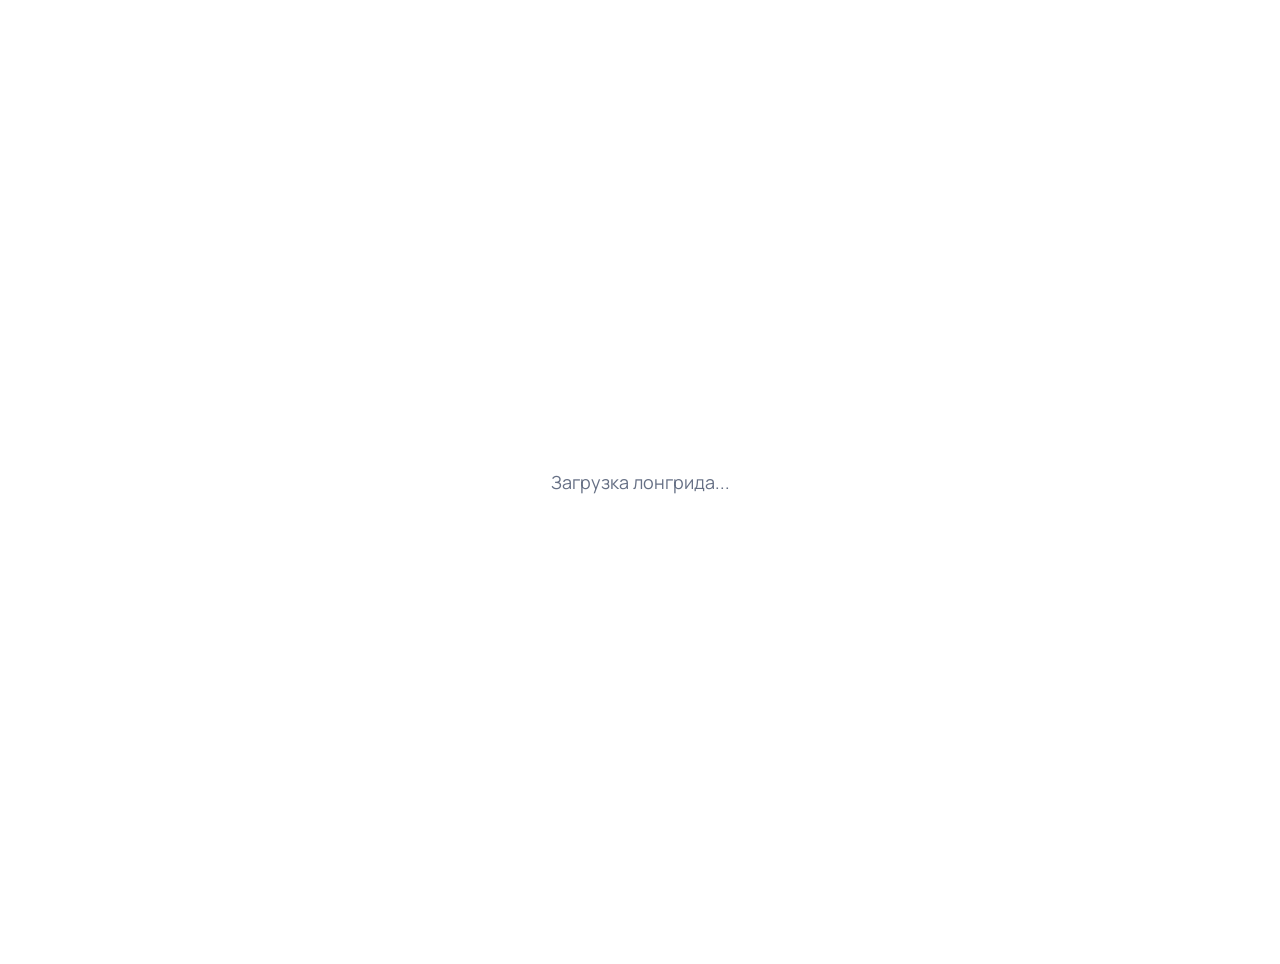
<file: entrepreneurs.html>
<!doctype html>
<html lang="ru">
<head>
  <meta charset="utf-8" />
  <meta name="viewport" content="width=device-width, initial-scale=1" />
  <!-- Yandex.Metrika counter -->
  <script type="text/javascript">
    (function(m,e,t,r,i,k,a){
        m[i]=m[i]||function(){(m[i].a=m[i].a||[]).push(arguments)};
        m[i].l=1*new Date();
        for (var j = 0; j < document.scripts.length; j++) {if (document.scripts[j].src === r) { return; }}
        k=e.createElement(t),a=e.getElementsByTagName(t)[0],k.async=1,k.src=r,a.parentNode.insertBefore(k,a)
    })(window, document,'script','https://mc.yandex.ru/metrika/tag.js?id=109290984', 'ym');

    ym(109290984, 'init', {ssr:true, webvisor:true, clickmap:true, ecommerce:"dataLayer", referrer: document.referrer, url: location.href, accurateTrackBounce:true, trackLinks:true});
  </script>
  <!-- /Yandex.Metrika counter -->
  <!-- Top.Mail.Ru counter -->
  <script type="text/javascript">
  var _tmr = window._tmr || (window._tmr = []);
  _tmr.push({id: "3767299", type: "pageView", start: (new Date()).getTime()});
  (function (d, w, id) {
    if (d.getElementById(id)) return;
    var ts = d.createElement("script"); ts.type = "text/javascript"; ts.async = true; ts.id = id;
    ts.src = "https://top-fwz1.mail.ru/js/code.js";
    var f = function () {var s = d.getElementsByTagName("script")[0]; s.parentNode.insertBefore(ts, s);};
    if (w.opera == "[object Opera]") { d.addEventListener("DOMContentLoaded", f, false); } else { f(); }
  })(document, window, "tmr-code");
  </script>
  <!-- /Top.Mail.Ru counter -->
  <title>Маркетинг есть. Бюджет уходит. Системы заявок нет. | Живой маркетинг</title>
  <meta name="description" content="Статья для собственника о том, почему маркетинг теряет управляемость и как через JTBD, CJM, факты и метрики собрать путь клиента к заявке." />
  <meta property="og:title" content="Маркетинг есть. Бюджет уходит. Системы заявок нет." />
  <meta property="og:description" content="Статья для собственника о том, почему маркетинг теряет управляемость и как через JTBD, CJM, факты и метрики собрать путь клиента к заявке." />
  <meta property="og:type" content="article" />
  <link rel="preconnect" href="https://fonts.googleapis.com">
  <link rel="preconnect" href="https://fonts.gstatic.com" crossorigin>
  <link href="https://fonts.googleapis.com/css2?family=Manrope:wght@400;500;600;700;800;900&family=Source+Serif+4:opsz,wght@8..60,500;8..60,600;8..60,700&display=swap" rel="stylesheet">
  <style>
    body { margin: 0; font-family: Manrope, -apple-system, BlinkMacSystemFont, "Segoe UI", sans-serif; color: #18263b; background: #fff; }
    .shell-loading { min-height: 100vh; display: grid; place-items: center; padding: 32px; font-size: 18px; color: #667085; }
  </style>
</head>
<body>
  <noscript><div><img src="https://mc.yandex.ru/watch/109290984" style="position:absolute; left:-9999px;" alt="" /></div></noscript>
  <noscript><div><img src="https://top-fwz1.mail.ru/counter?id=3767299;js=na" style="position:absolute;left:-9999px;" alt="Top.Mail.Ru" /></div></noscript>
  <main class="shell-loading" aria-live="polite">Загрузка лонгрида...</main>
  <noscript>Для открытия лонгрида включите JavaScript.</noscript>
  <script src="https://live-marketing.vercel.app/assets/entrepreneurs-longread.js?v=20260527-longread" defer></script>
</body>
</html>
</file>
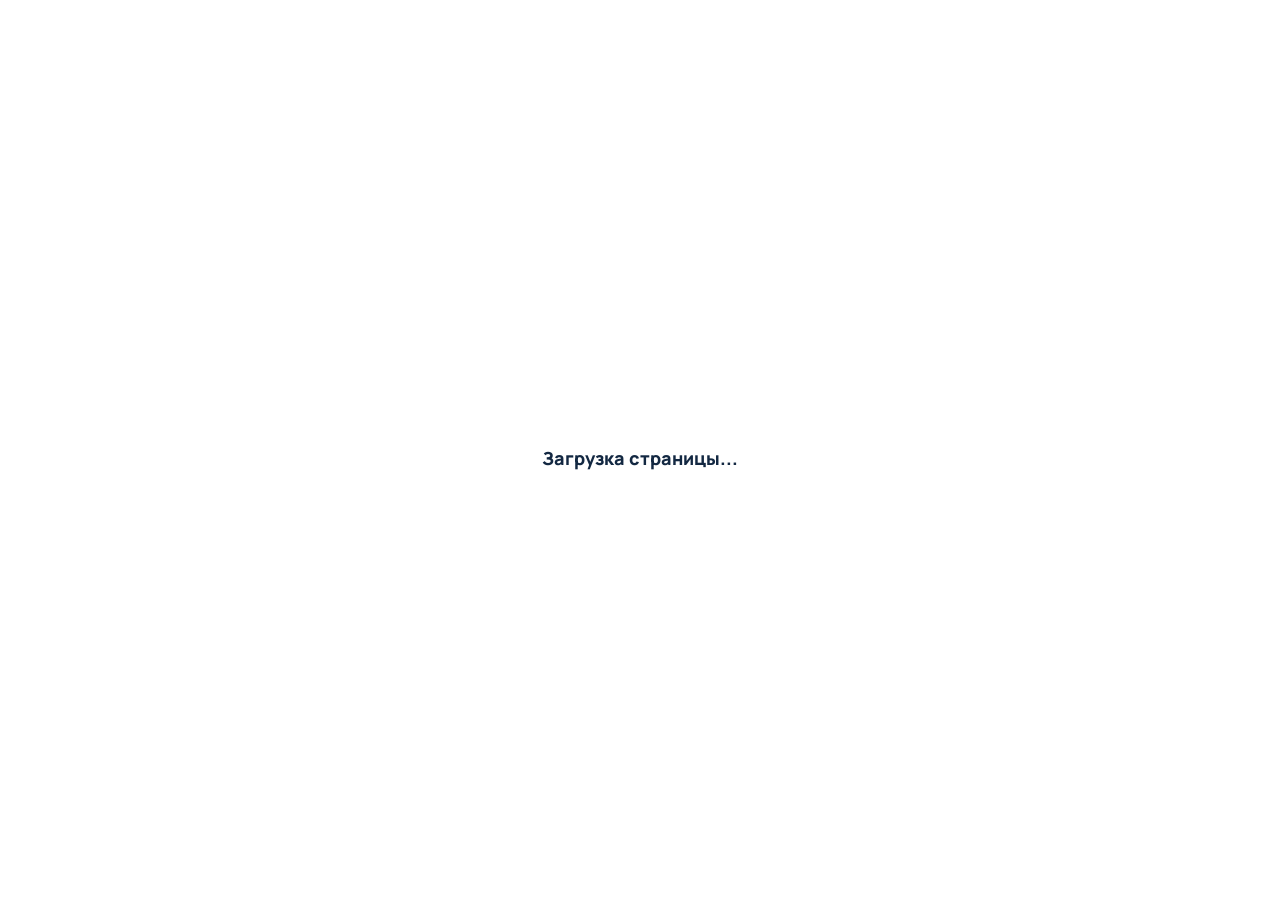
<file: meeting.html>
<!doctype html>
<html lang="ru">
<head>
  <meta charset="utf-8" />
  <meta name="viewport" content="width=device-width, initial-scale=1" />
    <!-- Yandex.Metrika counter -->
    <script type="text/javascript">
      (function(m,e,t,r,i,k,a){
          m[i]=m[i]||function(){(m[i].a=m[i].a||[]).push(arguments)};
          m[i].l=1*new Date();
          for (var j = 0; j < document.scripts.length; j++) {if (document.scripts[j].src === r) { return; }}
          k=e.createElement(t),a=e.getElementsByTagName(t)[0],k.async=1,k.src=r,a.parentNode.insertBefore(k,a)
      })(window, document,'script','https://mc.yandex.ru/metrika/tag.js?id=109290984', 'ym');

      ym(109290984, 'init', {ssr:true, webvisor:true, clickmap:true, ecommerce:"dataLayer", referrer: document.referrer, url: location.href, accurateTrackBounce:true, trackLinks:true});
    </script>
    <!-- /Yandex.Metrika counter -->
    <!-- Top.Mail.Ru counter -->
    <script type="text/javascript">
    var _tmr = window._tmr || (window._tmr = []);
    _tmr.push({id: "3767299", type: "pageView", start: (new Date()).getTime()});
    (function (d, w, id) {
      if (d.getElementById(id)) return;
      var ts = d.createElement("script"); ts.type = "text/javascript"; ts.async = true; ts.id = id;
      ts.src = "https://top-fwz1.mail.ru/js/code.js";
      var f = function () {var s = d.getElementsByTagName("script")[0]; s.parentNode.insertBefore(ts, s);};
      if (w.opera == "[object Opera]") { d.addEventListener("DOMContentLoaded", f, false); } else { f(); }
    })(document, window, "tmr-code");
    </script>
    <!-- /Top.Mail.Ru counter -->
  <title>Встреча-знакомство — Живой маркетинг: JTBD, CJM и AI</title>
  <meta name="description" content="Зачем нужна встреча-знакомство перед участием в Живом маркетинге, как она проходит и что человек получает после разговора." />
  <meta property="og:title" content="Встреча-знакомство — Живой маркетинг" />
  <meta property="og:description" content="Спокойный разговор о вашей ситуации в маркетинге: онлайн или офлайн, без давления и быстрых решений." />
  <meta property="og:type" content="website" />
  <link rel="preconnect" href="https://fonts.googleapis.com" />
  <link rel="preconnect" href="https://fonts.gstatic.com" crossorigin />
  <link rel="preconnect" href="https://live-marketing.vercel.app" crossorigin />
  <link href="https://fonts.googleapis.com/css2?family=Manrope:wght@400;500;600;700;800;900&amp;family=Source+Serif+4:opsz,wght@8..60,500;8..60,600;8..60,700&amp;display=swap" rel="stylesheet" />
  <link rel="stylesheet" href="https://live-marketing.vercel.app/assets/meeting-page.css?v=20260521-publish" />
  <style>.shell-loading{min-height:100svh;display:grid;place-items:center;margin:0;color:#132842;font:800 18px Manrope,-apple-system,BlinkMacSystemFont,"Segoe UI",sans-serif}</style>
</head>
<body>
  <noscript><div><img src="https://mc.yandex.ru/watch/109290984" style="position:absolute; left:-9999px;" alt="" /></div></noscript>
  <noscript><div><img src="https://top-fwz1.mail.ru/counter?id=3767299;js=na" style="position:absolute;left:-9999px;" alt="Top.Mail.Ru" /></div></noscript>
  <main class="shell-loading" aria-live="polite">Загрузка страницы...</main>
  <noscript>Для открытия страницы включите JavaScript.</noscript>
  <script src="https://live-marketing.vercel.app/assets/meeting-page.js?v=20260521-publish" defer></script>
</body>
</html>
</file>
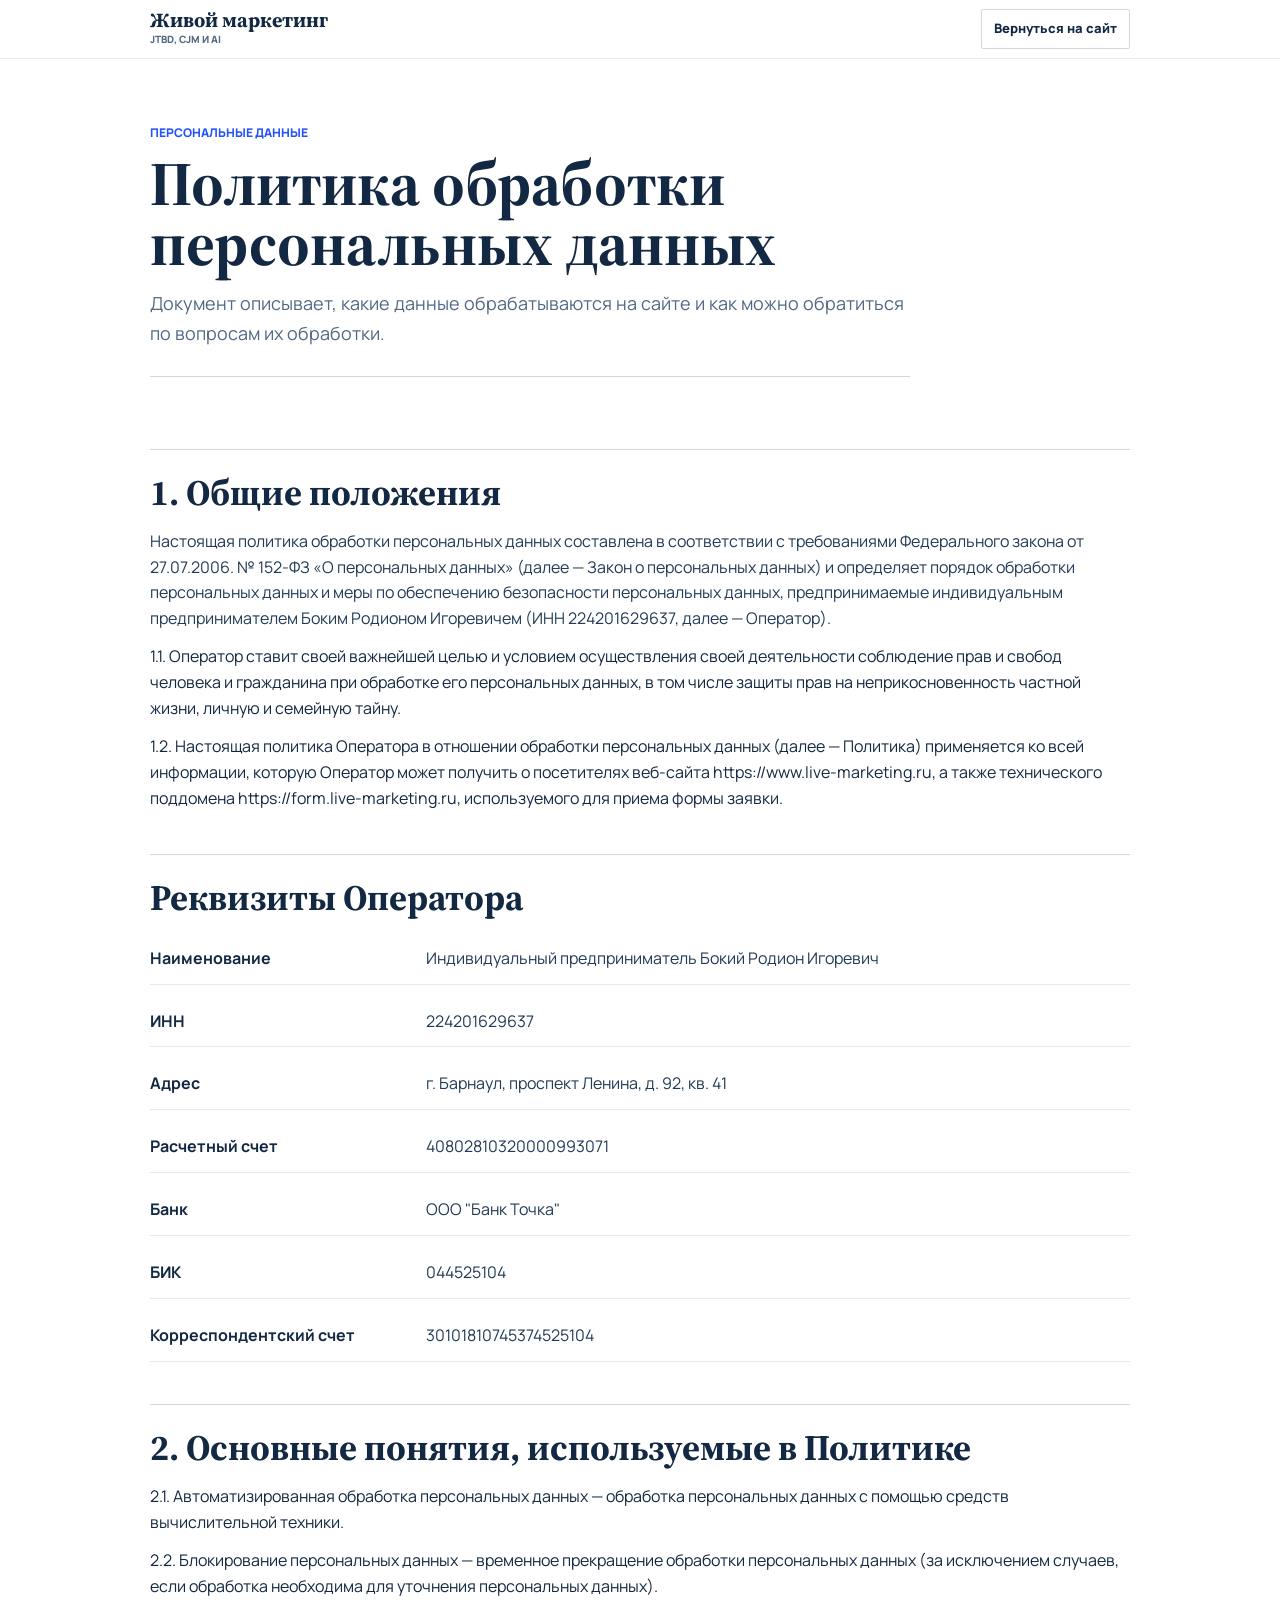
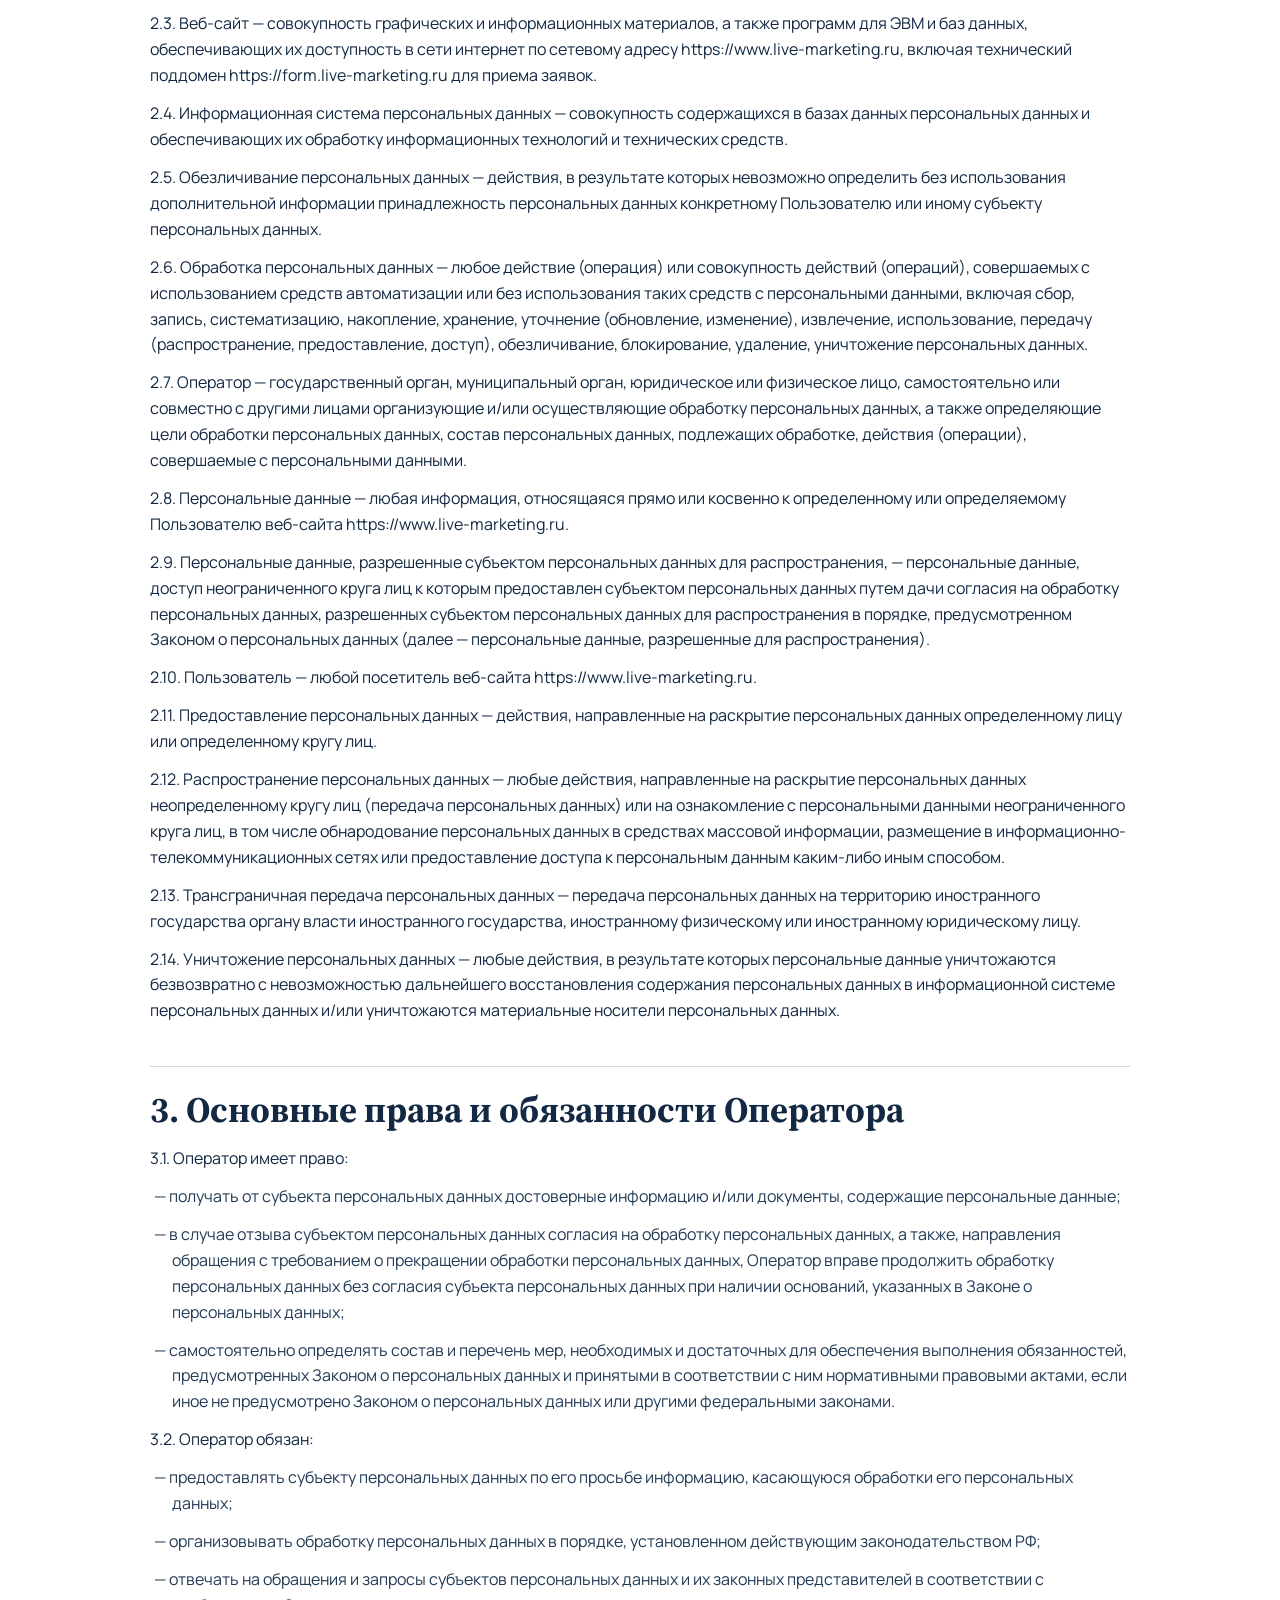
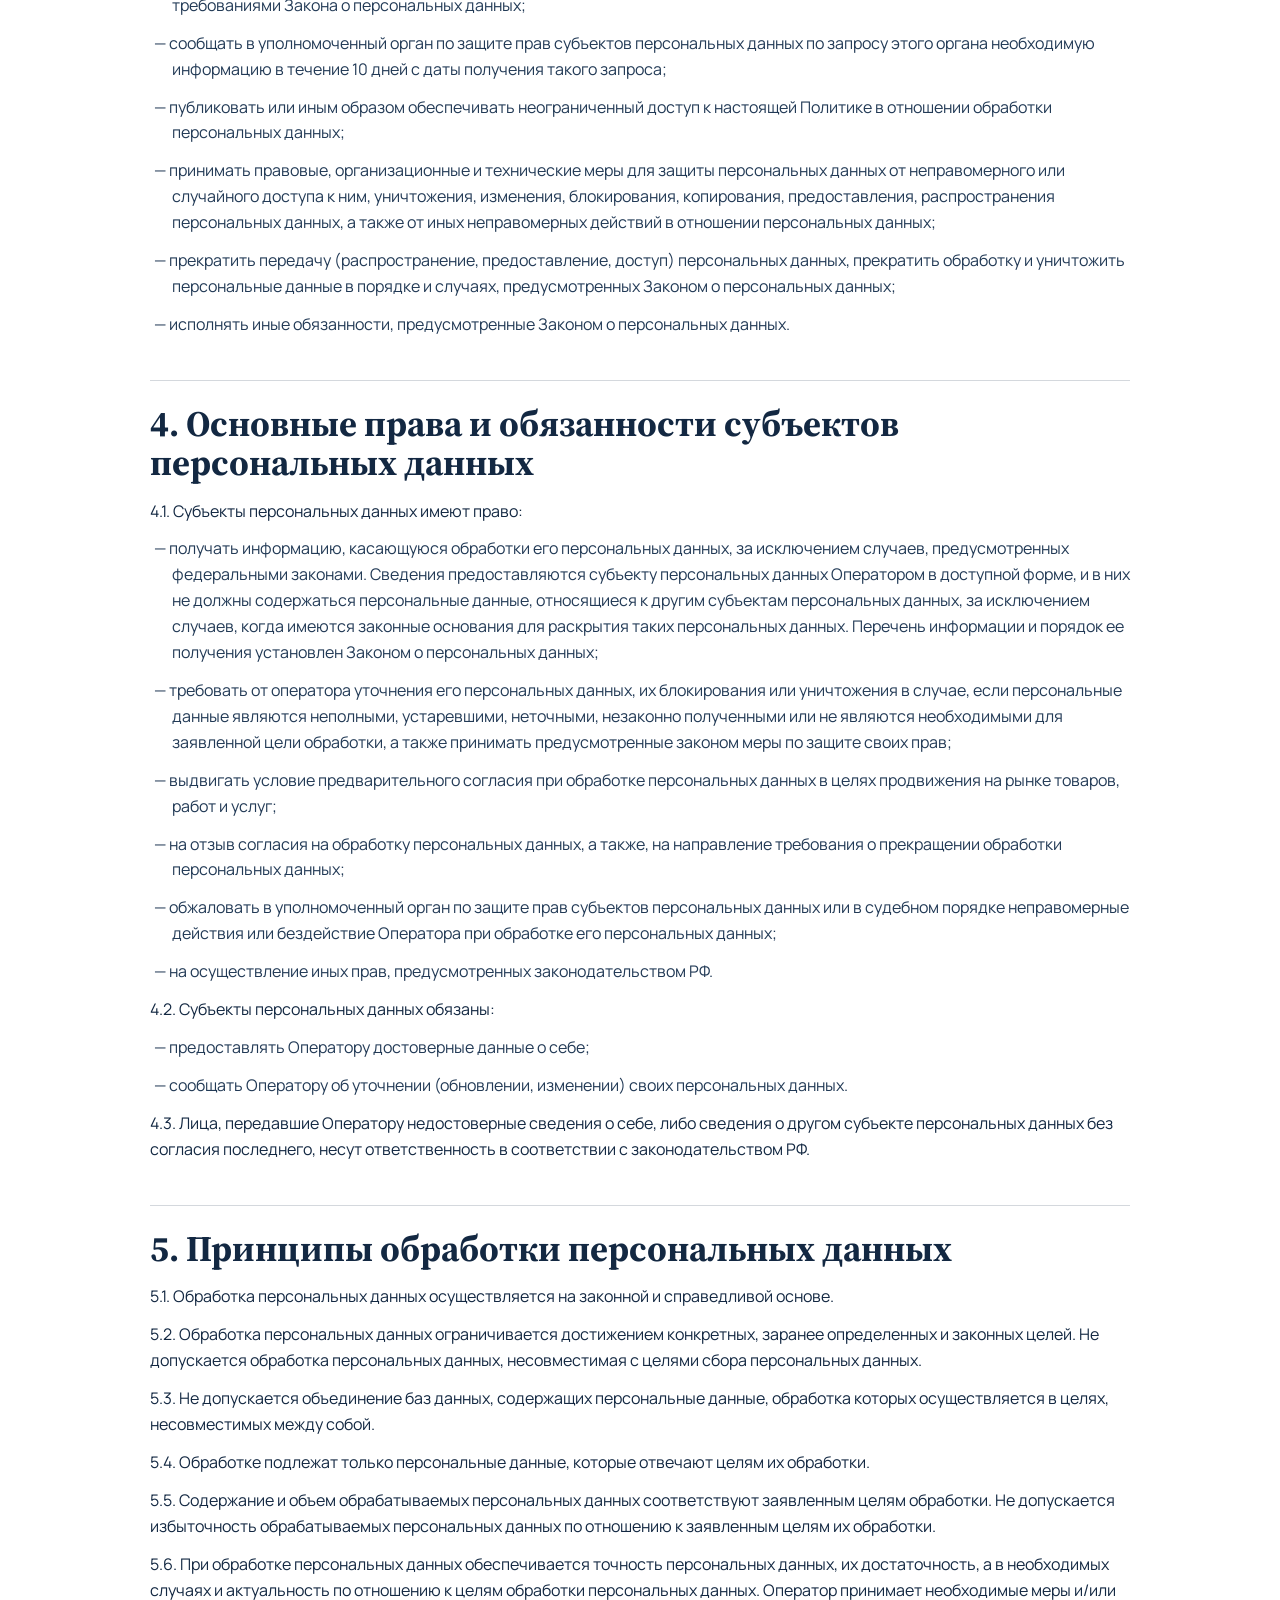
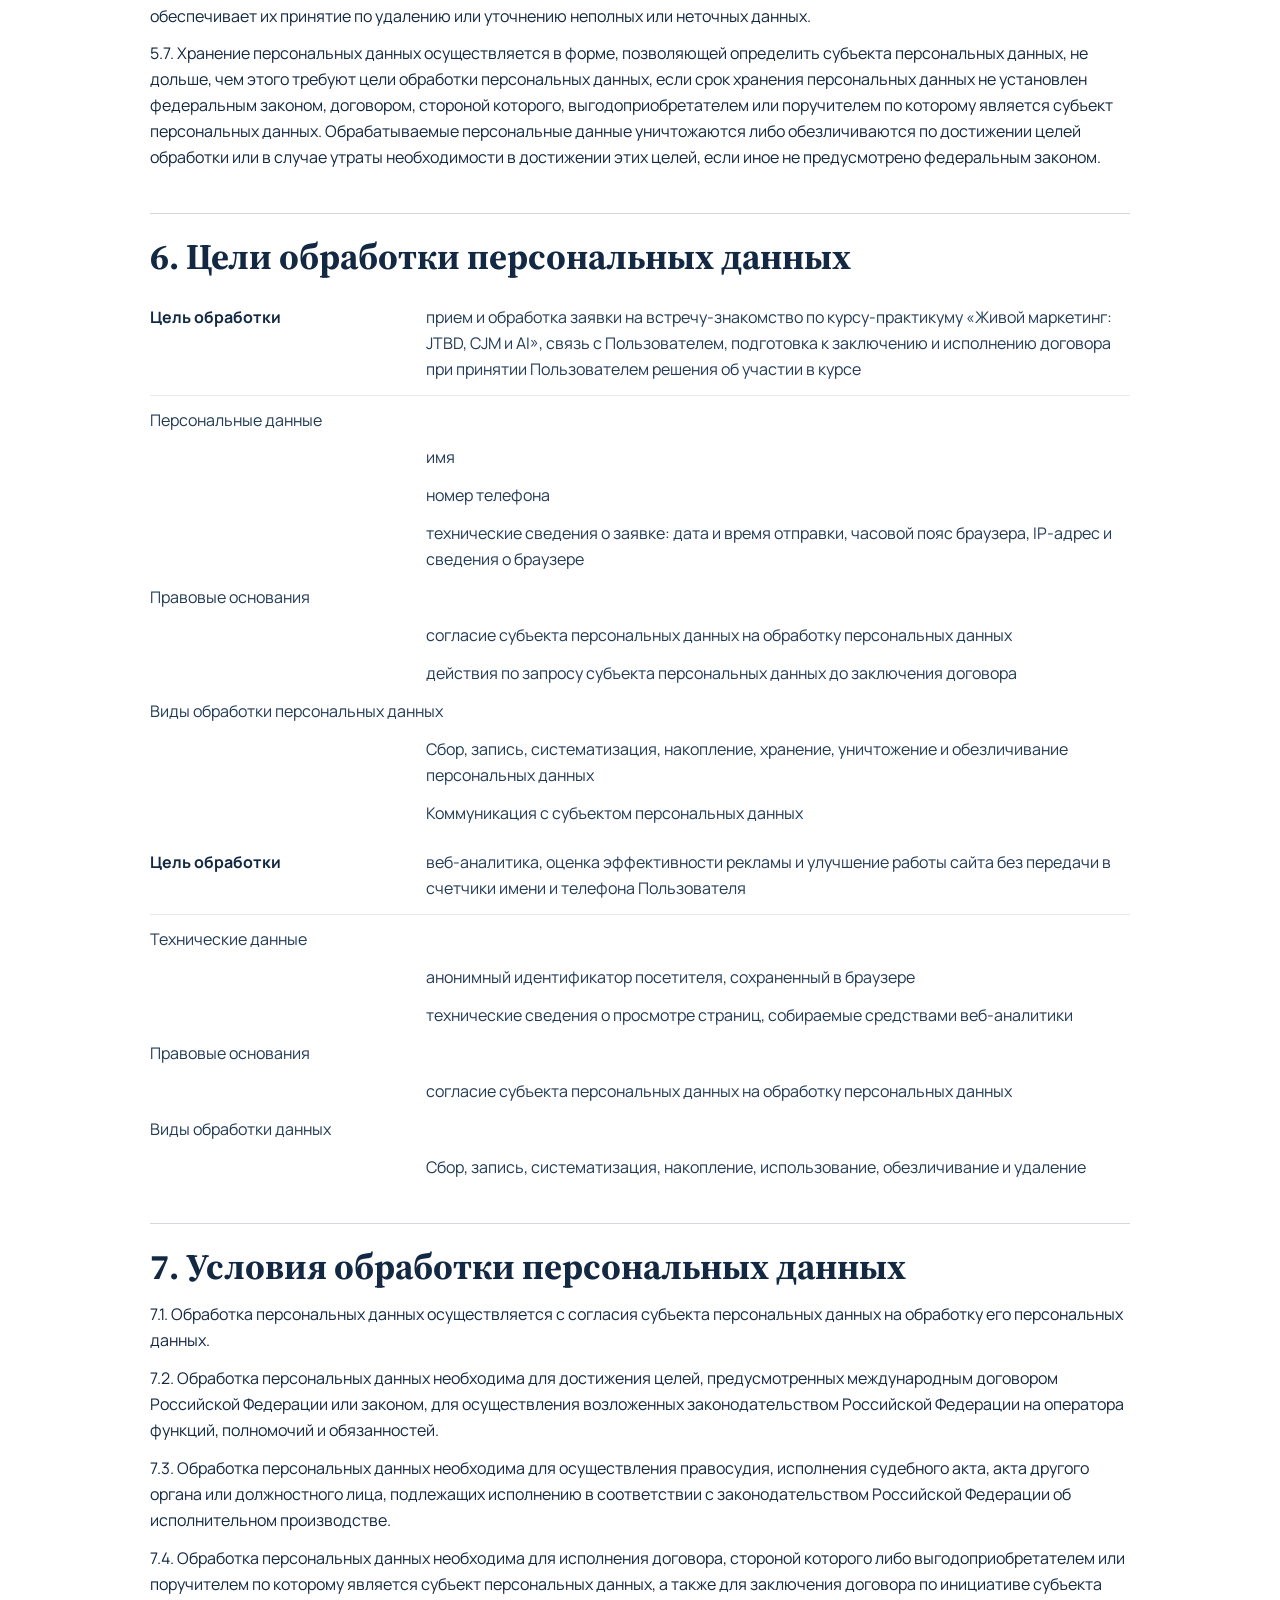
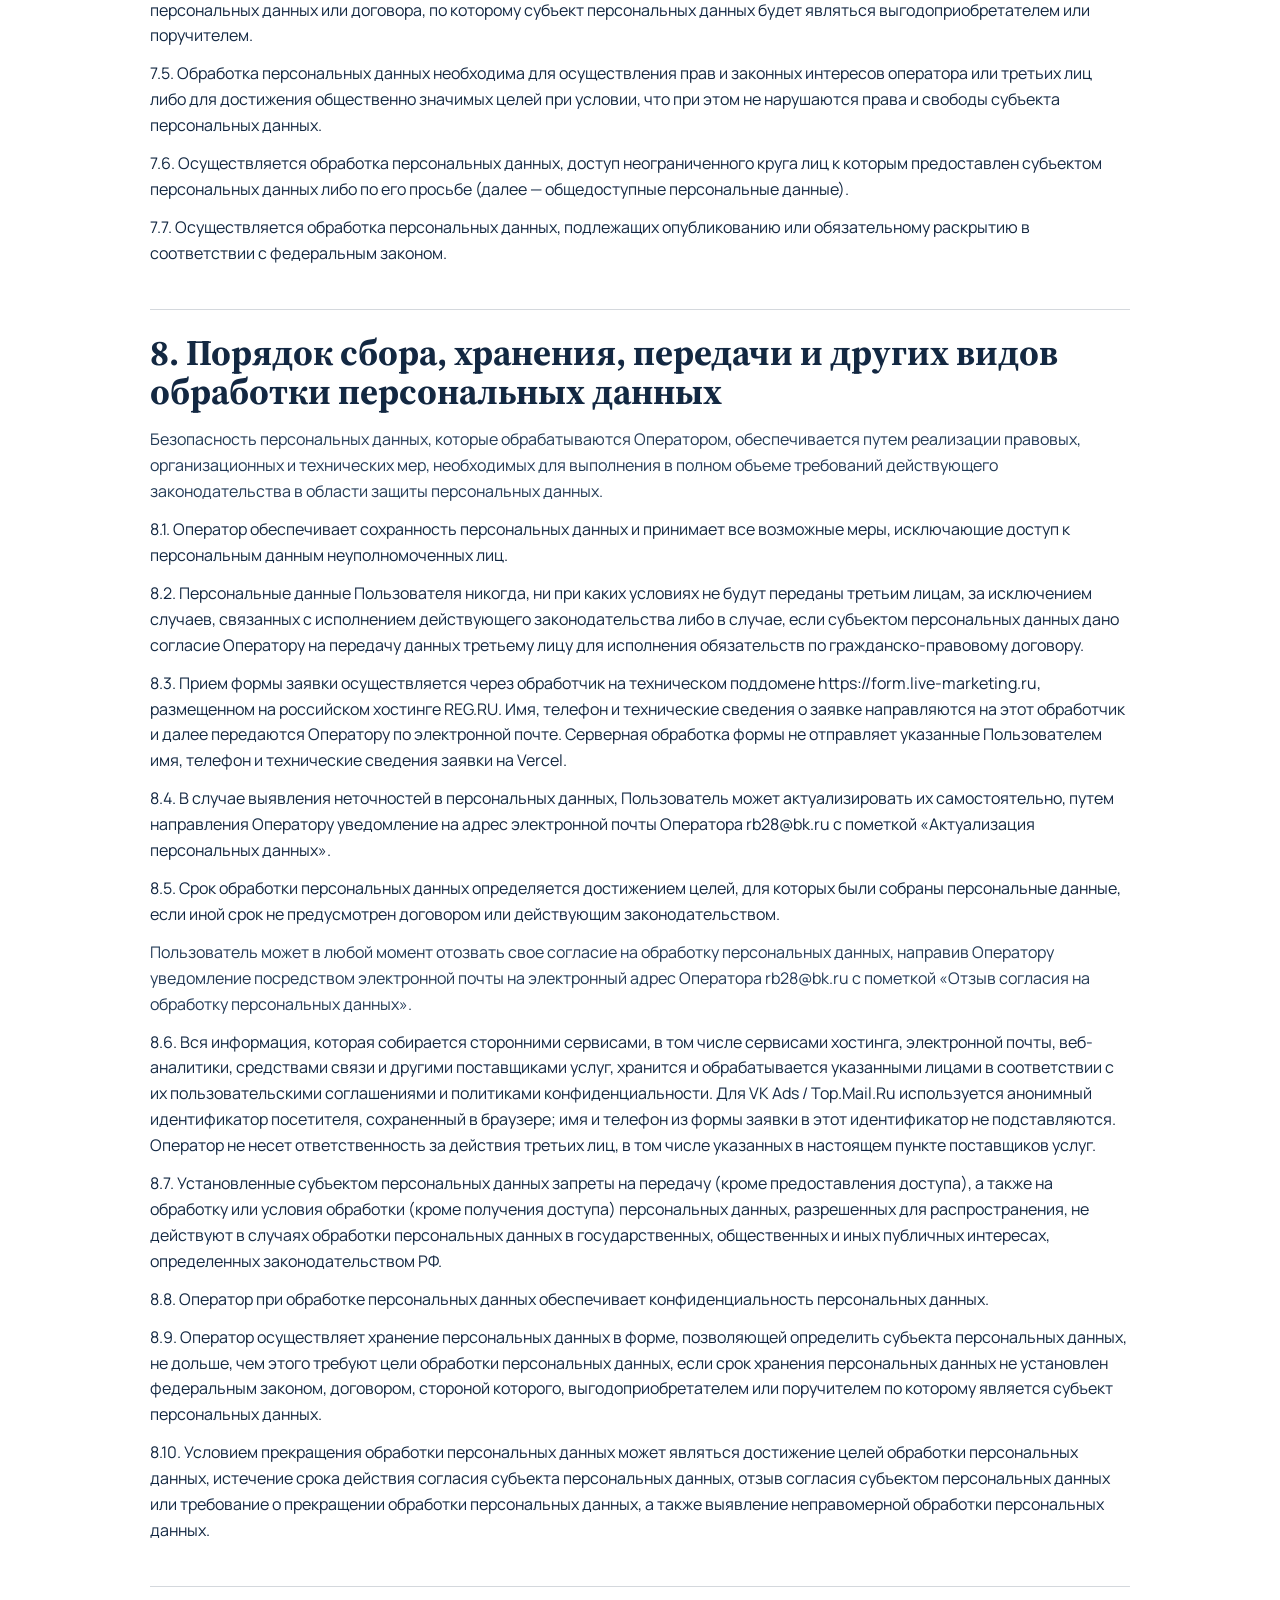
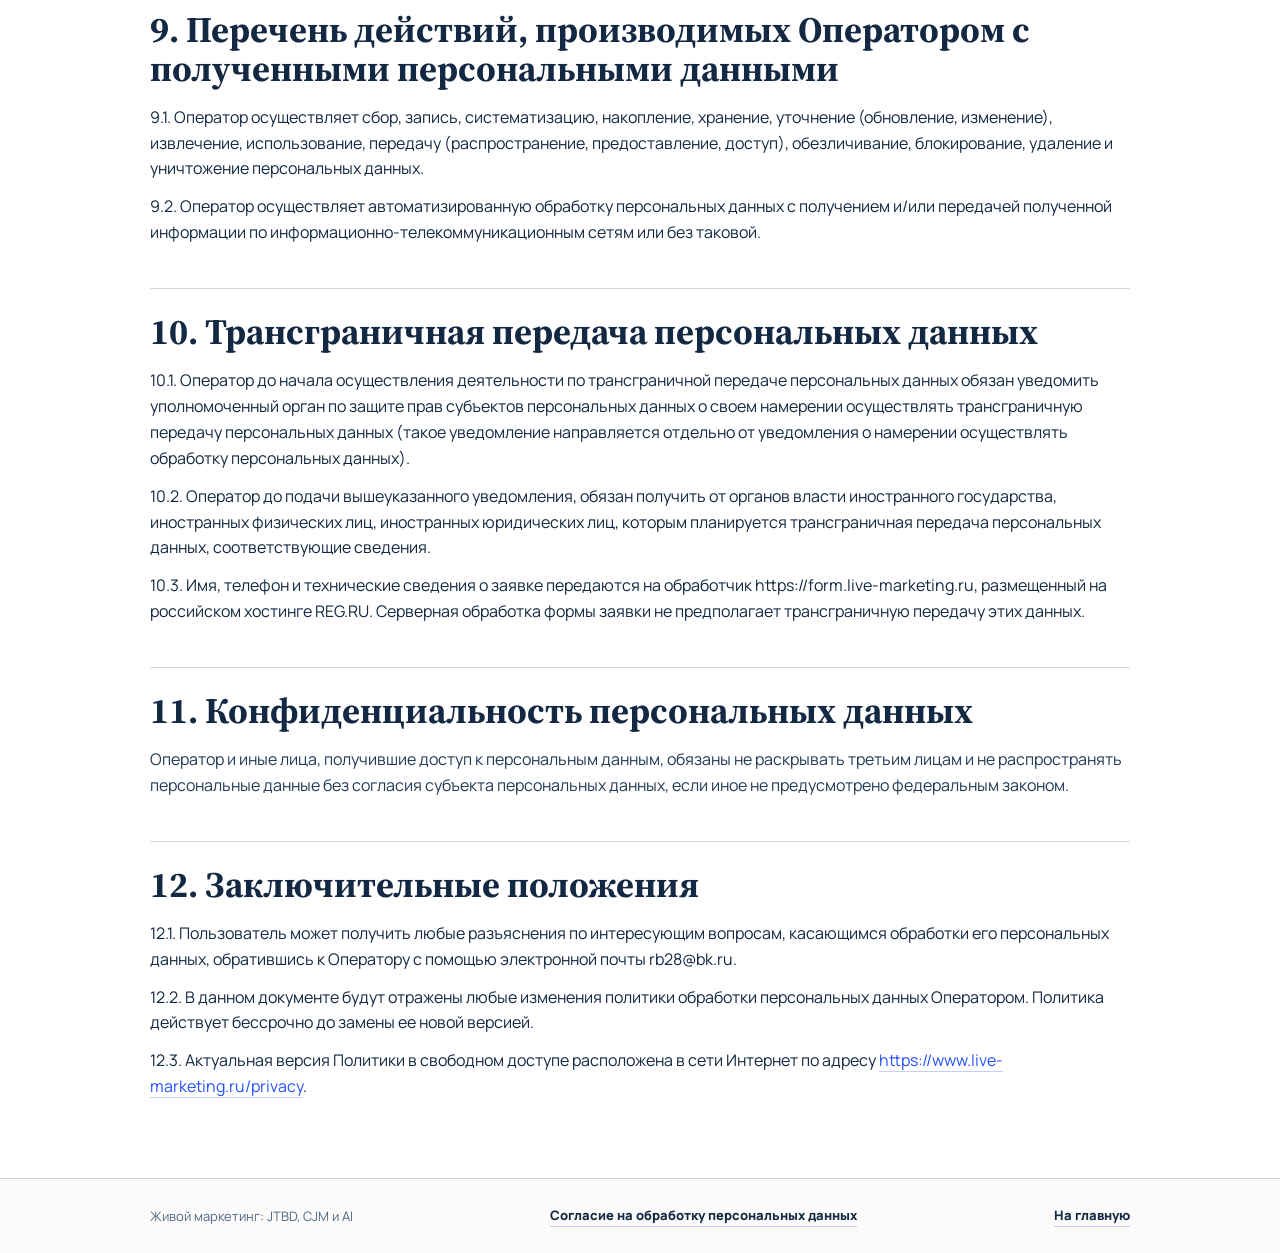
<file: privacy.html>
<!doctype html>
<html lang="ru">
  <head>
    <meta charset="utf-8" />
    <meta name="viewport" content="width=device-width, initial-scale=1" />
    <!-- Yandex.Metrika counter -->
    <script type="text/javascript">
      (function(m,e,t,r,i,k,a){
          m[i]=m[i]||function(){(m[i].a=m[i].a||[]).push(arguments)};
          m[i].l=1*new Date();
          for (var j = 0; j < document.scripts.length; j++) {if (document.scripts[j].src === r) { return; }}
          k=e.createElement(t),a=e.getElementsByTagName(t)[0],k.async=1,k.src=r,a.parentNode.insertBefore(k,a)
      })(window, document,'script','https://mc.yandex.ru/metrika/tag.js?id=109290984', 'ym');

      ym(109290984, 'init', {ssr:true, webvisor:true, clickmap:true, ecommerce:"dataLayer", referrer: document.referrer, url: location.href, accurateTrackBounce:true, trackLinks:true});
    </script>
    <!-- /Yandex.Metrika counter -->
    <!-- Top.Mail.Ru counter -->
    <script type="text/javascript">
    var _tmr = window._tmr || (window._tmr = []);
    _tmr.push({id: "3767299", type: "pageView", start: (new Date()).getTime()});
    (function (d, w, id) {
      if (d.getElementById(id)) return;
      var ts = d.createElement("script"); ts.type = "text/javascript"; ts.async = true; ts.id = id;
      ts.src = "https://top-fwz1.mail.ru/js/code.js";
      var f = function () {var s = d.getElementsByTagName("script")[0]; s.parentNode.insertBefore(ts, s);};
      if (w.opera == "[object Opera]") { d.addEventListener("DOMContentLoaded", f, false); } else { f(); }
    })(document, window, "tmr-code");
    </script>
    <!-- /Top.Mail.Ru counter -->
    <title>Политика обработки персональных данных | Живой маркетинг</title>
    <meta name="description" content="Политика обработки персональных данных сайта Живой маркетинг." />
    <link rel="canonical" href="https://www.live-marketing.ru/privacy" />
    <style>
      @import url("https://fonts.googleapis.com/css2?family=Manrope:wght@400;500;600;700;800;900&family=Source+Serif+4:opsz,wght@8..60,500;8..60,600;8..60,700&display=swap");

      :root {
        --paper: #ffffff;
        --paper-soft: #fbfbfb;
        --ink: #132842;
        --muted: #526883;
        --accent: #2452ff;
        --line: rgba(19, 40, 66, 0.18);
        --max: 980px;
        --ease: cubic-bezier(0.23, 1, 0.32, 1);
      }

      * { box-sizing: border-box; }

      html {
        color: var(--ink);
        background: var(--paper);
        scroll-behavior: smooth;
      }

      body {
        margin: 0;
        min-width: 320px;
        background: var(--paper);
        color: var(--ink);
        font-family: "Manrope", sans-serif;
        line-height: 1.62;
        letter-spacing: 0;
      }

      a {
        color: var(--accent);
        text-decoration: none;
        border-bottom: 1px solid rgba(36, 82, 255, 0.28);
      }

      a:hover,
      a:focus-visible {
        border-bottom-color: currentColor;
        outline: none;
      }

      .topbar {
        position: sticky;
        top: 0;
        z-index: 10;
        border-bottom: 1px solid rgba(19, 40, 66, 0.09);
        background: rgba(255, 255, 255, 0.94);
      }

      .topbar-inner,
      .page,
      .footer-inner {
        width: min(var(--max), calc(100% - 40px));
        margin: 0 auto;
      }

      .topbar-inner {
        min-height: 58px;
        display: flex;
        align-items: center;
        justify-content: space-between;
        gap: 20px;
      }

      .brand {
        border: 0;
        color: var(--ink);
        display: grid;
        gap: 1px;
      }

      .brand strong {
        font-family: "Source Serif 4", Georgia, serif;
        font-size: 20px;
        line-height: 1;
        font-weight: 700;
      }

      .brand span {
        color: var(--muted);
        font-size: 10px;
        font-weight: 800;
        text-transform: uppercase;
      }

      .back-link {
        min-height: 38px;
        display: inline-flex;
        align-items: center;
        justify-content: center;
        padding: 8px 12px;
        border: 1px solid var(--line);
        border-radius: 2px;
        color: var(--ink);
        font-size: 13px;
        font-weight: 800;
        transition: border-color 160ms var(--ease), color 160ms var(--ease);
      }

      .back-link:hover,
      .back-link:focus-visible {
        border-color: var(--accent);
        color: var(--accent);
      }

      .page {
        padding: 64px 0 78px;
      }

      .document-head {
        max-width: 760px;
        padding-bottom: 28px;
        border-bottom: 1px solid var(--line);
      }

      .eyebrow {
        color: var(--accent);
        font-size: 12px;
        font-weight: 900;
        letter-spacing: 0;
        text-transform: uppercase;
      }

      h1 {
        margin: 12px 0 16px;
        font-family: "Source Serif 4", Georgia, serif;
        font-size: clamp(34px, 5vw, 62px);
        line-height: 0.96;
        font-weight: 700;
      }

      .lead {
        margin: 0;
        color: var(--muted);
        font-size: 18px;
      }

      .policy-document {
        margin-top: 42px;
        display: grid;
        gap: 12px;
      }

      .policy-document h1 {
        display: none;
      }

      .policy-document h2 {
        margin: 30px 0 4px;
        padding-top: 24px;
        border-top: 1px solid var(--line);
        font-family: "Source Serif 4", Georgia, serif;
        font-size: clamp(25px, 3vw, 36px);
        line-height: 1.08;
      }

      .policy-document p {
        margin: 0;
        color: #223a56;
        font-size: 16px;
      }

      .policy-document .numbered {
        color: var(--ink);
      }

      .policy-document .dash {
        padding-left: 22px;
        text-indent: -18px;
      }

      .data-row {
        display: grid;
        grid-template-columns: minmax(180px, 260px) 1fr;
        gap: 16px;
        padding: 12px 0;
        border-bottom: 1px solid rgba(19, 40, 66, 0.1);
      }

      .data-row strong {
        color: var(--ink);
      }

      .data-subrow {
        padding-left: 276px;
      }

      .site-footer {
        border-top: 1px solid var(--line);
        background: var(--paper-soft);
      }

      .footer-inner {
        min-height: 74px;
        display: flex;
        align-items: center;
        justify-content: space-between;
        gap: 18px;
        color: var(--muted);
        font-size: 13px;
      }

      .footer-inner a {
        color: var(--ink);
        font-weight: 800;
      }

      @media (max-width: 720px) {
        .topbar-inner,
        .page,
        .footer-inner {
          width: min(var(--max), calc(100% - 28px));
        }

        .topbar-inner,
        .footer-inner {
          align-items: flex-start;
          flex-direction: column;
          justify-content: center;
          padding: 14px 0;
        }

        .page {
          padding: 42px 0 58px;
        }

        .lead {
          font-size: 16px;
        }

        .data-row {
          grid-template-columns: 1fr;
          gap: 4px;
        }

        .data-subrow {
          padding-left: 0;
        }
      }
    </style>
  </head>
  <body>
    <noscript><div><img src="https://mc.yandex.ru/watch/109290984" style="position:absolute; left:-9999px;" alt="" /></div></noscript>
    <noscript><div><img src="https://top-fwz1.mail.ru/counter?id=3767299;js=na" style="position:absolute;left:-9999px;" alt="Top.Mail.Ru" /></div></noscript>
    <header class="topbar">
      <div class="topbar-inner">
        <a class="brand" href="/">
          <strong>Живой маркетинг</strong>
          <span>JTBD, CJM и AI</span>
        </a>
        <a class="back-link" href="/">Вернуться на сайт</a>
      </div>
    </header>

    <main class="page">
      <header class="document-head">
        <div class="eyebrow">Персональные данные</div>
        <h1>Политика обработки персональных данных</h1>
        <p class="lead">Документ описывает, какие данные обрабатываются на сайте и как можно обратиться по вопросам их обработки.</p>
      </header>

      <article class="policy-document">
        <h1>Политика в отношении обработки персональных данных</h1>
        <h2>1. Общие положения</h2>
        <p>Настоящая политика обработки персональных данных составлена в соответствии с требованиями Федерального закона от 27.07.2006. № 152-ФЗ «О персональных данных» (далее — Закон о персональных данных) и определяет порядок обработки персональных данных и меры по обеспечению безопасности персональных данных, предпринимаемые индивидуальным предпринимателем Боким Родионом Игоревичем (ИНН 224201629637, далее — Оператор).</p>
        <p class="numbered">1.1. Оператор ставит своей важнейшей целью и условием осуществления своей деятельности соблюдение прав и свобод человека и гражданина при обработке его персональных данных, в том числе защиты прав на неприкосновенность частной жизни, личную и семейную тайну.</p>
        <p class="numbered">1.2. Настоящая политика Оператора в отношении обработки персональных данных (далее — Политика) применяется ко всей информации, которую Оператор может получить о посетителях веб-сайта https://www.live-marketing.ru, а также технического поддомена https://form.live-marketing.ru, используемого для приема формы заявки.</p>
        <h2>Реквизиты Оператора</h2>
        <p class="data-row"><strong>Наименование</strong> <span>Индивидуальный предприниматель Бокий Родион Игоревич</span></p>
        <p class="data-row"><strong>ИНН</strong> <span>224201629637</span></p>
        <p class="data-row"><strong>Адрес</strong> <span>г. Барнаул, проспект Ленина, д. 92, кв. 41</span></p>
        <p class="data-row"><strong>Расчетный счет</strong> <span>40802810320000993071</span></p>
        <p class="data-row"><strong>Банк</strong> <span>ООО "Банк Точка"</span></p>
        <p class="data-row"><strong>БИК</strong> <span>044525104</span></p>
        <p class="data-row"><strong>Корреспондентский счет</strong> <span>30101810745374525104</span></p>
        <h2>2. Основные понятия, используемые в Политике</h2>
        <p class="numbered">2.1. Автоматизированная обработка персональных данных — обработка персональных данных с помощью средств вычислительной техники.</p>
        <p class="numbered">2.2. Блокирование персональных данных — временное прекращение обработки персональных данных (за исключением случаев, если обработка необходима для уточнения персональных данных).</p>
        <p class="numbered">2.3. Веб-сайт — совокупность графических и информационных материалов, а также программ для ЭВМ и баз данных, обеспечивающих их доступность в сети интернет по сетевому адресу https://www.live-marketing.ru, включая технический поддомен https://form.live-marketing.ru для приема заявок.</p>
        <p class="numbered">2.4. Информационная система персональных данных — совокупность содержащихся в базах данных персональных данных и обеспечивающих их обработку информационных технологий и технических средств.</p>
        <p class="numbered">2.5. Обезличивание персональных данных — действия, в результате которых невозможно определить без использования дополнительной информации принадлежность персональных данных конкретному Пользователю или иному субъекту персональных данных.</p>
        <p class="numbered">2.6. Обработка персональных данных — любое действие (операция) или совокупность действий (операций), совершаемых с использованием средств автоматизации или без использования таких средств с персональными данными, включая сбор, запись, систематизацию, накопление, хранение, уточнение (обновление, изменение), извлечение, использование, передачу (распространение, предоставление, доступ), обезличивание, блокирование, удаление, уничтожение персональных данных.</p>
        <p class="numbered">2.7. Оператор — государственный орган, муниципальный орган, юридическое или физическое лицо, самостоятельно или совместно с другими лицами организующие и/или осуществляющие обработку персональных данных, а также определяющие цели обработки персональных данных, состав персональных данных, подлежащих обработке, действия (операции), совершаемые с персональными данными.</p>
        <p class="numbered">2.8. Персональные данные — любая информация, относящаяся прямо или косвенно к определенному или определяемому Пользователю веб-сайта https://www.live-marketing.ru.</p>
        <p class="numbered">2.9. Персональные данные, разрешенные субъектом персональных данных для распространения, — персональные данные, доступ неограниченного круга лиц к которым предоставлен субъектом персональных данных путем дачи согласия на обработку персональных данных, разрешенных субъектом персональных данных для распространения в порядке, предусмотренном Законом о персональных данных (далее — персональные данные, разрешенные для распространения).</p>
        <p class="numbered">2.10. Пользователь — любой посетитель веб-сайта https://www.live-marketing.ru.</p>
        <p class="numbered">2.11. Предоставление персональных данных — действия, направленные на раскрытие персональных данных определенному лицу или определенному кругу лиц.</p>
        <p class="numbered">2.12. Распространение персональных данных — любые действия, направленные на раскрытие персональных данных неопределенному кругу лиц (передача персональных данных) или на ознакомление с персональными данными неограниченного круга лиц, в том числе обнародование персональных данных в средствах массовой информации, размещение в информационно-телекоммуникационных сетях или предоставление доступа к персональным данным каким-либо иным способом.</p>
        <p class="numbered">2.13. Трансграничная передача персональных данных — передача персональных данных на территорию иностранного государства органу власти иностранного государства, иностранному физическому или иностранному юридическому лицу.</p>
        <p class="numbered">2.14. Уничтожение персональных данных — любые действия, в результате которых персональные данные уничтожаются безвозвратно с невозможностью дальнейшего восстановления содержания персональных данных в информационной системе персональных данных и/или уничтожаются материальные носители персональных данных.</p>
        <h2>3. Основные права и обязанности Оператора</h2>
        <p class="numbered">3.1. Оператор имеет право:</p>
        <p class="dash">— получать от субъекта персональных данных достоверные информацию и/или документы, содержащие персональные данные;</p>
        <p class="dash">— в случае отзыва субъектом персональных данных согласия на обработку персональных данных, а также, направления обращения с требованием о прекращении обработки персональных данных, Оператор вправе продолжить обработку персональных данных без согласия субъекта персональных данных при наличии оснований, указанных в Законе о персональных данных;</p>
        <p class="dash">— самостоятельно определять состав и перечень мер, необходимых и достаточных для обеспечения выполнения обязанностей, предусмотренных Законом о персональных данных и принятыми в соответствии с ним нормативными правовыми актами, если иное не предусмотрено Законом о персональных данных или другими федеральными законами.</p>
        <p class="numbered">3.2. Оператор обязан:</p>
        <p class="dash">— предоставлять субъекту персональных данных по его просьбе информацию, касающуюся обработки его персональных данных;</p>
        <p class="dash">— организовывать обработку персональных данных в порядке, установленном действующим законодательством РФ;</p>
        <p class="dash">— отвечать на обращения и запросы субъектов персональных данных и их законных представителей в соответствии с требованиями Закона о персональных данных;</p>
        <p class="dash">— сообщать в уполномоченный орган по защите прав субъектов персональных данных по запросу этого органа необходимую информацию в течение 10 дней с даты получения такого запроса;</p>
        <p class="dash">— публиковать или иным образом обеспечивать неограниченный доступ к настоящей Политике в отношении обработки персональных данных;</p>
        <p class="dash">— принимать правовые, организационные и технические меры для защиты персональных данных от неправомерного или случайного доступа к ним, уничтожения, изменения, блокирования, копирования, предоставления, распространения персональных данных, а также от иных неправомерных действий в отношении персональных данных;</p>
        <p class="dash">— прекратить передачу (распространение, предоставление, доступ) персональных данных, прекратить обработку и уничтожить персональные данные в порядке и случаях, предусмотренных Законом о персональных данных;</p>
        <p class="dash">— исполнять иные обязанности, предусмотренные Законом о персональных данных.</p>
        <h2>4. Основные права и обязанности субъектов персональных данных</h2>
        <p class="numbered">4.1. Субъекты персональных данных имеют право:</p>
        <p class="dash">— получать информацию, касающуюся обработки его персональных данных, за исключением случаев, предусмотренных федеральными законами. Сведения предоставляются субъекту персональных данных Оператором в доступной форме, и в них не должны содержаться персональные данные, относящиеся к другим субъектам персональных данных, за исключением случаев, когда имеются законные основания для раскрытия таких персональных данных. Перечень информации и порядок ее получения установлен Законом о персональных данных;</p>
        <p class="dash">— требовать от оператора уточнения его персональных данных, их блокирования или уничтожения в случае, если персональные данные являются неполными, устаревшими, неточными, незаконно полученными или не являются необходимыми для заявленной цели обработки, а также принимать предусмотренные законом меры по защите своих прав;</p>
        <p class="dash">— выдвигать условие предварительного согласия при обработке персональных данных в целях продвижения на рынке товаров, работ и услуг;</p>
        <p class="dash">— на отзыв согласия на обработку персональных данных, а также, на направление требования о прекращении обработки персональных данных;</p>
        <p class="dash">— обжаловать в уполномоченный орган по защите прав субъектов персональных данных или в судебном порядке неправомерные действия или бездействие Оператора при обработке его персональных данных;</p>
        <p class="dash">— на осуществление иных прав, предусмотренных законодательством РФ.</p>
        <p class="numbered">4.2. Субъекты персональных данных обязаны:</p>
        <p class="dash">— предоставлять Оператору достоверные данные о себе;</p>
        <p class="dash">— сообщать Оператору об уточнении (обновлении, изменении) своих персональных данных.</p>
        <p class="numbered">4.3. Лица, передавшие Оператору недостоверные сведения о себе, либо сведения о другом субъекте персональных данных без согласия последнего, несут ответственность в соответствии с законодательством РФ.</p>
        <h2>5. Принципы обработки персональных данных</h2>
        <p class="numbered">5.1. Обработка персональных данных осуществляется на законной и справедливой основе.</p>
        <p class="numbered">5.2. Обработка персональных данных ограничивается достижением конкретных, заранее определенных и законных целей. Не допускается обработка персональных данных, несовместимая с целями сбора персональных данных.</p>
        <p class="numbered">5.3. Не допускается объединение баз данных, содержащих персональные данные, обработка которых осуществляется в целях, несовместимых между собой.</p>
        <p class="numbered">5.4. Обработке подлежат только персональные данные, которые отвечают целям их обработки.</p>
        <p class="numbered">5.5. Содержание и объем обрабатываемых персональных данных соответствуют заявленным целям обработки. Не допускается избыточность обрабатываемых персональных данных по отношению к заявленным целям их обработки.</p>
        <p class="numbered">5.6. При обработке персональных данных обеспечивается точность персональных данных, их достаточность, а в необходимых случаях и актуальность по отношению к целям обработки персональных данных. Оператор принимает необходимые меры и/или обеспечивает их принятие по удалению или уточнению неполных или неточных данных.</p>
        <p class="numbered">5.7. Хранение персональных данных осуществляется в форме, позволяющей определить субъекта персональных данных, не дольше, чем этого требуют цели обработки персональных данных, если срок хранения персональных данных не установлен федеральным законом, договором, стороной которого, выгодоприобретателем или поручителем по которому является субъект персональных данных. Обрабатываемые персональные данные уничтожаются либо обезличиваются по достижении целей обработки или в случае утраты необходимости в достижении этих целей, если иное не предусмотрено федеральным законом.</p>
        <h2>6. Цели обработки персональных данных</h2>
        <p class="data-row"><strong>Цель обработки</strong> <span>прием и обработка заявки на встречу-знакомство по курсу-практикуму «Живой маркетинг: JTBD, CJM и AI», связь с Пользователем, подготовка к заключению и исполнению договора при принятии Пользователем решения об участии в курсе</span></p>
        <p>Персональные данные</p>
        <p class="data-subrow">имя</p>
        <p class="data-subrow">номер телефона</p>
        <p class="data-subrow">технические сведения о заявке: дата и время отправки, часовой пояс браузера, IP-адрес и сведения о браузере</p>
        <p>Правовые основания</p>
        <p class="data-subrow">согласие субъекта персональных данных на обработку персональных данных</p>
        <p class="data-subrow">действия по запросу субъекта персональных данных до заключения договора</p>
        <p>Виды обработки персональных данных</p>
        <p class="data-subrow">Сбор, запись, систематизация, накопление, хранение, уничтожение и обезличивание персональных данных</p>
        <p class="data-subrow">Коммуникация с субъектом персональных данных</p>
        <p class="data-row"><strong>Цель обработки</strong> <span>веб-аналитика, оценка эффективности рекламы и улучшение работы сайта без передачи в счетчики имени и телефона Пользователя</span></p>
        <p>Технические данные</p>
        <p class="data-subrow">анонимный идентификатор посетителя, сохраненный в браузере</p>
        <p class="data-subrow">технические сведения о просмотре страниц, собираемые средствами веб-аналитики</p>
        <p>Правовые основания</p>
        <p class="data-subrow">согласие субъекта персональных данных на обработку персональных данных</p>
        <p>Виды обработки данных</p>
        <p class="data-subrow">Сбор, запись, систематизация, накопление, использование, обезличивание и удаление</p>
        <h2>7. Условия обработки персональных данных</h2>
        <p class="numbered">7.1. Обработка персональных данных осуществляется с согласия субъекта персональных данных на обработку его персональных данных.</p>
        <p class="numbered">7.2. Обработка персональных данных необходима для достижения целей, предусмотренных международным договором Российской Федерации или законом, для осуществления возложенных законодательством Российской Федерации на оператора функций, полномочий и обязанностей.</p>
        <p class="numbered">7.3. Обработка персональных данных необходима для осуществления правосудия, исполнения судебного акта, акта другого органа или должностного лица, подлежащих исполнению в соответствии с законодательством Российской Федерации об исполнительном производстве.</p>
        <p class="numbered">7.4. Обработка персональных данных необходима для исполнения договора, стороной которого либо выгодоприобретателем или поручителем по которому является субъект персональных данных, а также для заключения договора по инициативе субъекта персональных данных или договора, по которому субъект персональных данных будет являться выгодоприобретателем или поручителем.</p>
        <p class="numbered">7.5. Обработка персональных данных необходима для осуществления прав и законных интересов оператора или третьих лиц либо для достижения общественно значимых целей при условии, что при этом не нарушаются права и свободы субъекта персональных данных.</p>
        <p class="numbered">7.6. Осуществляется обработка персональных данных, доступ неограниченного круга лиц к которым предоставлен субъектом персональных данных либо по его просьбе (далее — общедоступные персональные данные).</p>
        <p class="numbered">7.7. Осуществляется обработка персональных данных, подлежащих опубликованию или обязательному раскрытию в соответствии с федеральным законом.</p>
        <h2>8. Порядок сбора, хранения, передачи и других видов обработки персональных данных</h2>
        <p>Безопасность персональных данных, которые обрабатываются Оператором, обеспечивается путем реализации правовых, организационных и технических мер, необходимых для выполнения в полном объеме требований действующего законодательства в области защиты персональных данных.</p>
        <p class="numbered">8.1. Оператор обеспечивает сохранность персональных данных и принимает все возможные меры, исключающие доступ к персональным данным неуполномоченных лиц.</p>
        <p class="numbered">8.2. Персональные данные Пользователя никогда, ни при каких условиях не будут переданы третьим лицам, за исключением случаев, связанных с исполнением действующего законодательства либо в случае, если субъектом персональных данных дано согласие Оператору на передачу данных третьему лицу для исполнения обязательств по гражданско-правовому договору.</p>
        <p class="numbered">8.3. Прием формы заявки осуществляется через обработчик на техническом поддомене https://form.live-marketing.ru, размещенном на российском хостинге REG.RU. Имя, телефон и технические сведения о заявке направляются на этот обработчик и далее передаются Оператору по электронной почте. Серверная обработка формы не отправляет указанные Пользователем имя, телефон и технические сведения заявки на Vercel.</p>
        <p class="numbered">8.4. В случае выявления неточностей в персональных данных, Пользователь может актуализировать их самостоятельно, путем направления Оператору уведомление на адрес электронной почты Оператора rb28@bk.ru с пометкой «Актуализация персональных данных».</p>
        <p class="numbered">8.5. Срок обработки персональных данных определяется достижением целей, для которых были собраны персональные данные, если иной срок не предусмотрен договором или действующим законодательством.</p>
        <p>Пользователь может в любой момент отозвать свое согласие на обработку персональных данных, направив Оператору уведомление посредством электронной почты на электронный адрес Оператора rb28@bk.ru с пометкой «Отзыв согласия на обработку персональных данных».</p>
        <p class="numbered">8.6. Вся информация, которая собирается сторонними сервисами, в том числе сервисами хостинга, электронной почты, веб-аналитики, средствами связи и другими поставщиками услуг, хранится и обрабатывается указанными лицами в соответствии с их пользовательскими соглашениями и политиками конфиденциальности. Для VK Ads / Top.Mail.Ru используется анонимный идентификатор посетителя, сохраненный в браузере; имя и телефон из формы заявки в этот идентификатор не подставляются. Оператор не несет ответственность за действия третьих лиц, в том числе указанных в настоящем пункте поставщиков услуг.</p>
        <p class="numbered">8.7. Установленные субъектом персональных данных запреты на передачу (кроме предоставления доступа), а также на обработку или условия обработки (кроме получения доступа) персональных данных, разрешенных для распространения, не действуют в случаях обработки персональных данных в государственных, общественных и иных публичных интересах, определенных законодательством РФ.</p>
        <p class="numbered">8.8. Оператор при обработке персональных данных обеспечивает конфиденциальность персональных данных.</p>
        <p class="numbered">8.9. Оператор осуществляет хранение персональных данных в форме, позволяющей определить субъекта персональных данных, не дольше, чем этого требуют цели обработки персональных данных, если срок хранения персональных данных не установлен федеральным законом, договором, стороной которого, выгодоприобретателем или поручителем по которому является субъект персональных данных.</p>
        <p class="numbered">8.10. Условием прекращения обработки персональных данных может являться достижение целей обработки персональных данных, истечение срока действия согласия субъекта персональных данных, отзыв согласия субъектом персональных данных или требование о прекращении обработки персональных данных, а также выявление неправомерной обработки персональных данных.</p>
        <h2>9. Перечень действий, производимых Оператором с полученными персональными данными</h2>
        <p class="numbered">9.1. Оператор осуществляет сбор, запись, систематизацию, накопление, хранение, уточнение (обновление, изменение), извлечение, использование, передачу (распространение, предоставление, доступ), обезличивание, блокирование, удаление и уничтожение персональных данных.</p>
        <p class="numbered">9.2. Оператор осуществляет автоматизированную обработку персональных данных с получением и/или передачей полученной информации по информационно-телекоммуникационным сетям или без таковой.</p>
        <h2>10. Трансграничная передача персональных данных</h2>
        <p class="numbered">10.1. Оператор до начала осуществления деятельности по трансграничной передаче персональных данных обязан уведомить уполномоченный орган по защите прав субъектов персональных данных о своем намерении осуществлять трансграничную передачу персональных данных (такое уведомление направляется отдельно от уведомления о намерении осуществлять обработку персональных данных).</p>
        <p class="numbered">10.2. Оператор до подачи вышеуказанного уведомления, обязан получить от органов власти иностранного государства, иностранных физических лиц, иностранных юридических лиц, которым планируется трансграничная передача персональных данных, соответствующие сведения.</p>
        <p class="numbered">10.3. Имя, телефон и технические сведения о заявке передаются на обработчик https://form.live-marketing.ru, размещенный на российском хостинге REG.RU. Серверная обработка формы заявки не предполагает трансграничную передачу этих данных.</p>
        <h2>11. Конфиденциальность персональных данных</h2>
        <p>Оператор и иные лица, получившие доступ к персональным данным, обязаны не раскрывать третьим лицам и не распространять персональные данные без согласия субъекта персональных данных, если иное не предусмотрено федеральным законом.</p>
        <h2>12. Заключительные положения</h2>
        <p class="numbered">12.1. Пользователь может получить любые разъяснения по интересующим вопросам, касающимся обработки его персональных данных, обратившись к Оператору с помощью электронной почты rb28@bk.ru.</p>
        <p class="numbered">12.2. В данном документе будут отражены любые изменения политики обработки персональных данных Оператором. Политика действует бессрочно до замены ее новой версией.</p>
        <p class="numbered">12.3. Актуальная версия Политики в свободном доступе расположена в сети Интернет по адресу <a href="/privacy">https://www.live-marketing.ru/privacy</a>.</p>
      </article>
    </main>

    <footer class="site-footer">
      <div class="footer-inner">
        <span>Живой маркетинг: JTBD, CJM и AI</span>
        <a href="/consent">Согласие на обработку персональных данных</a>
        <a href="/">На главную</a>
      </div>
    </footer>
  </body>
</html>
</file>
